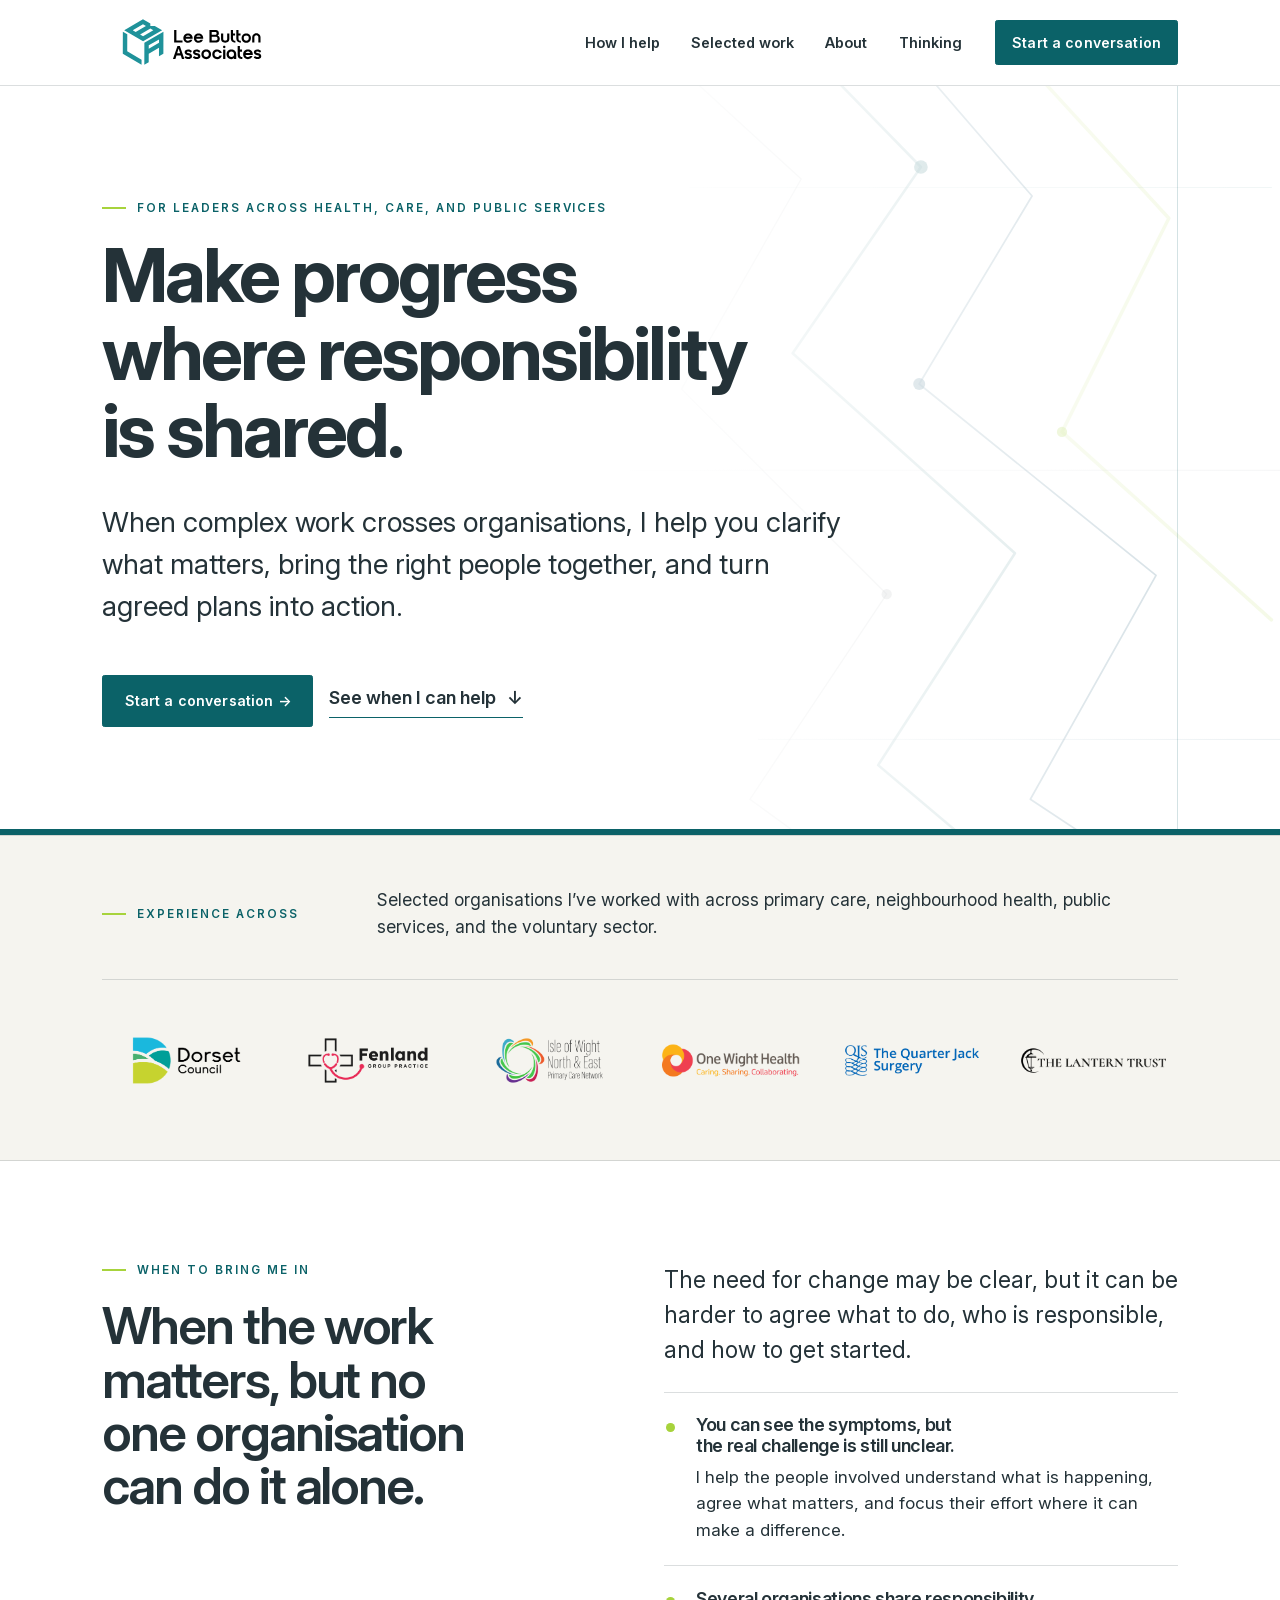
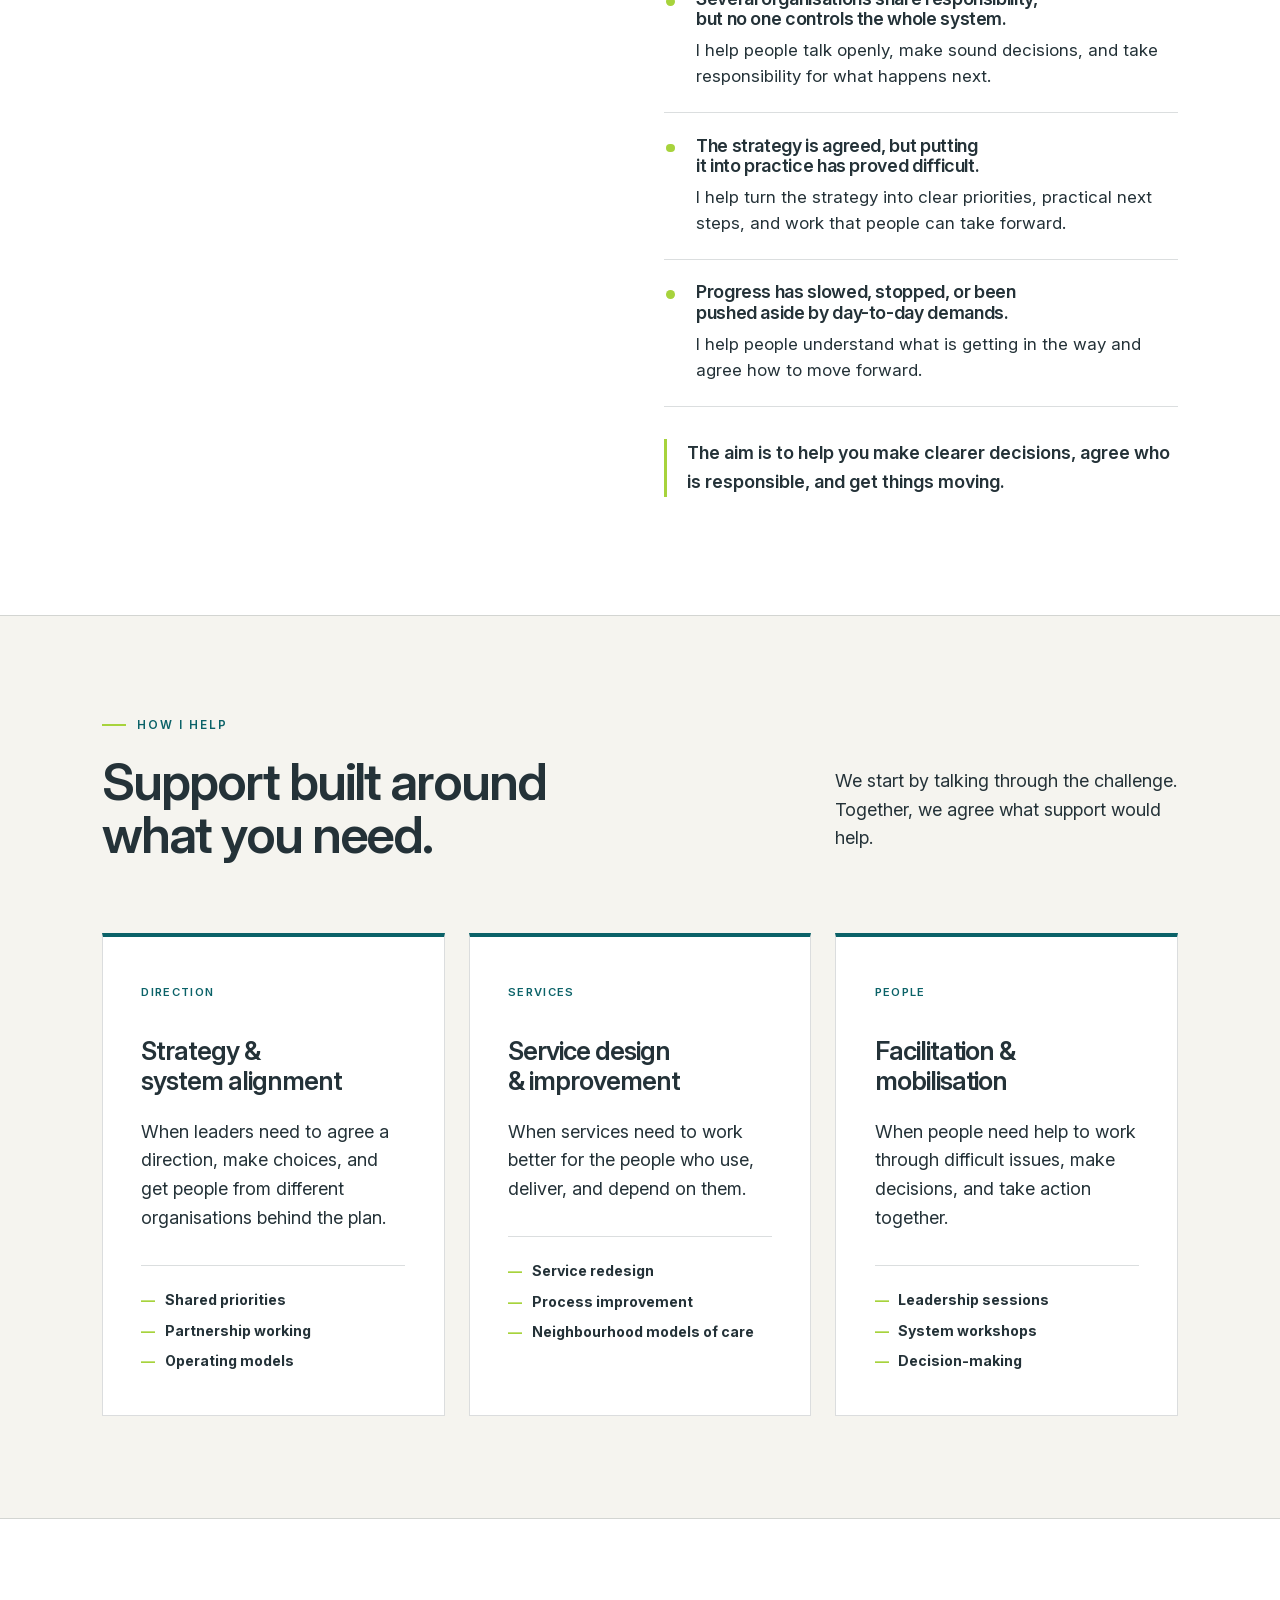
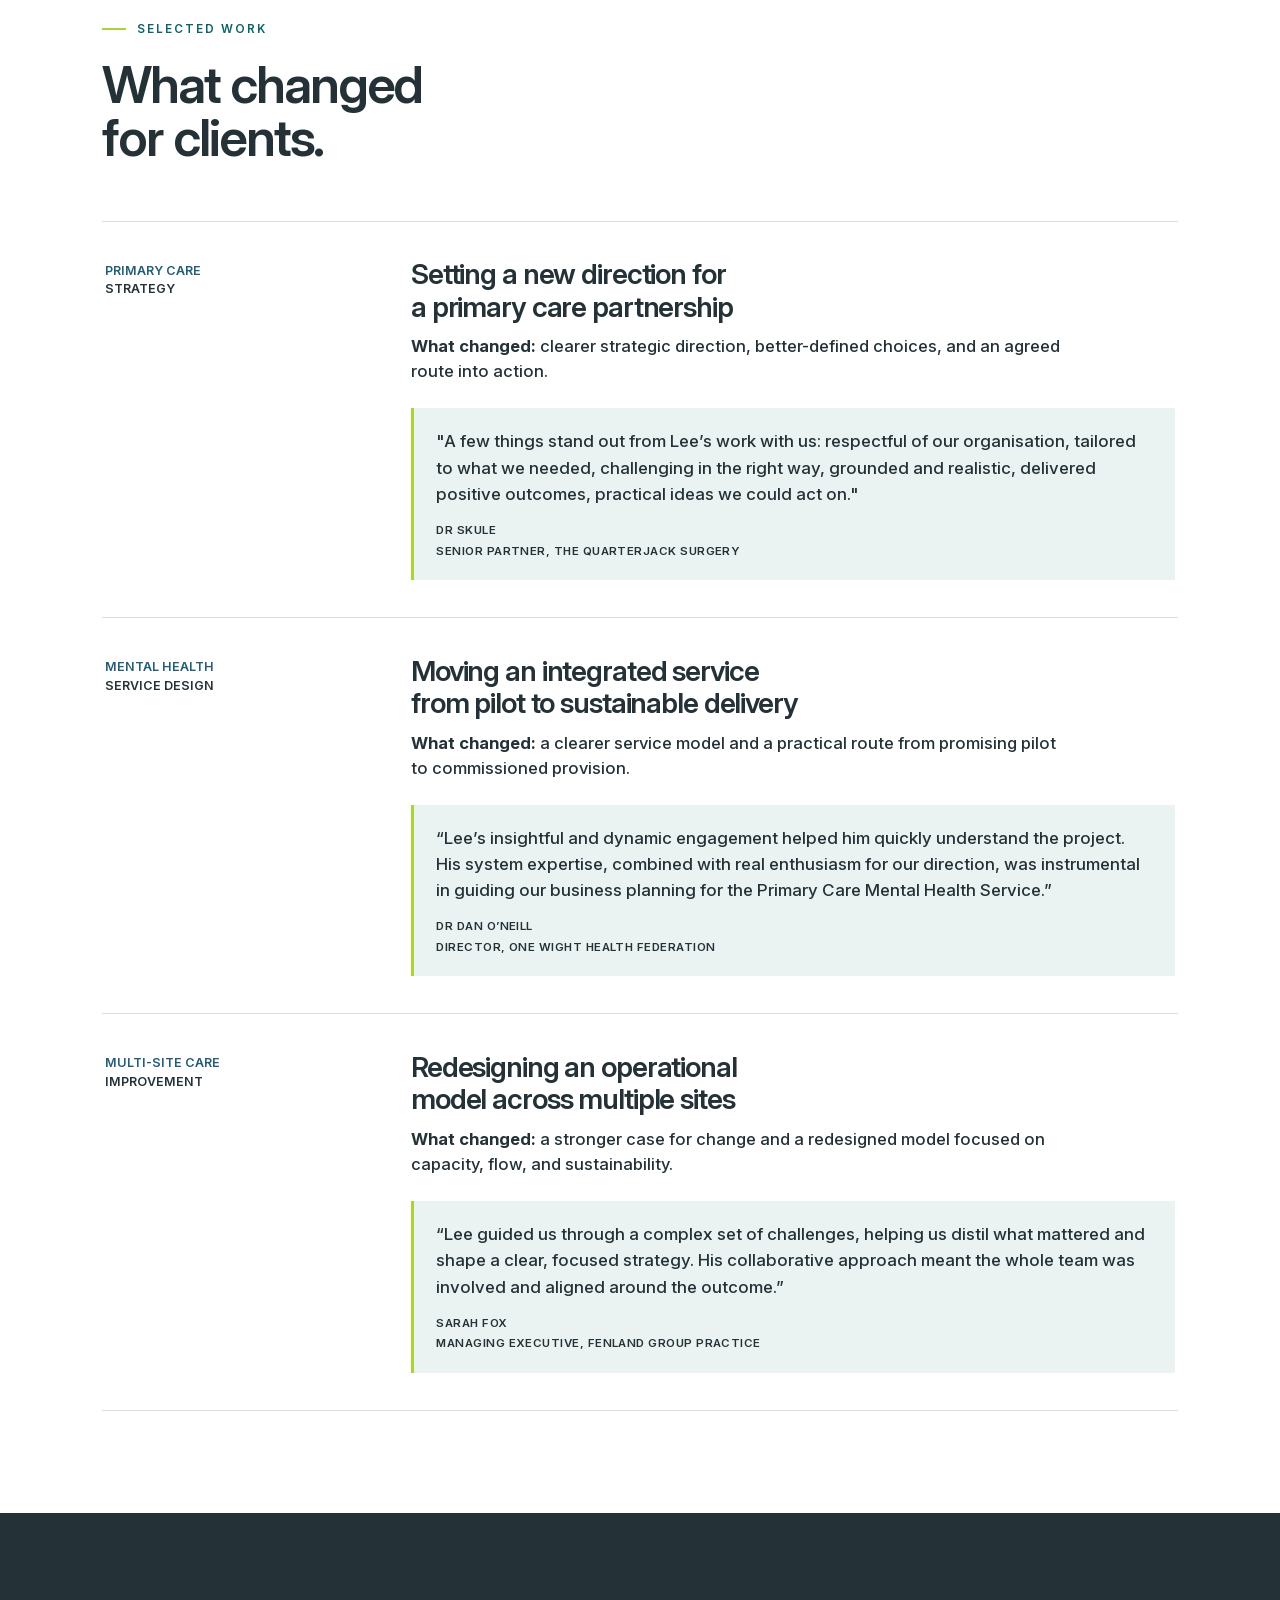
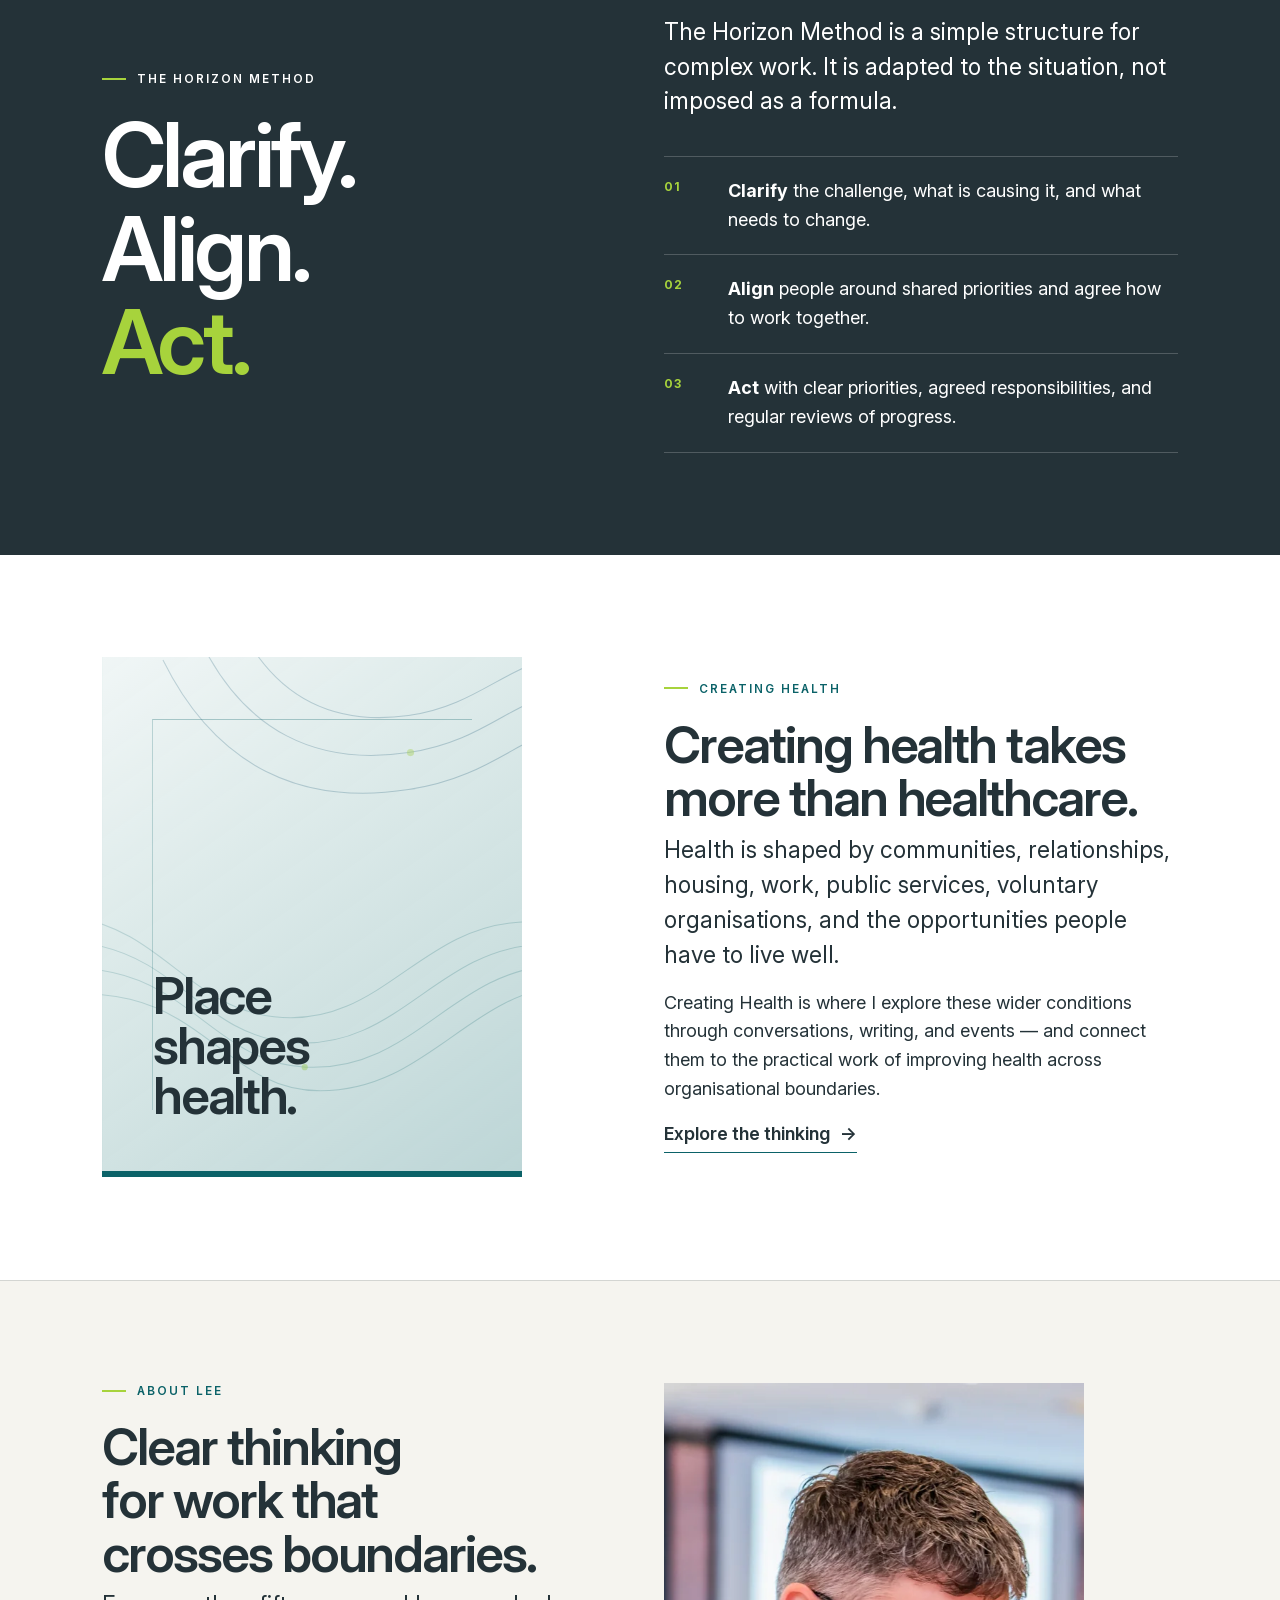
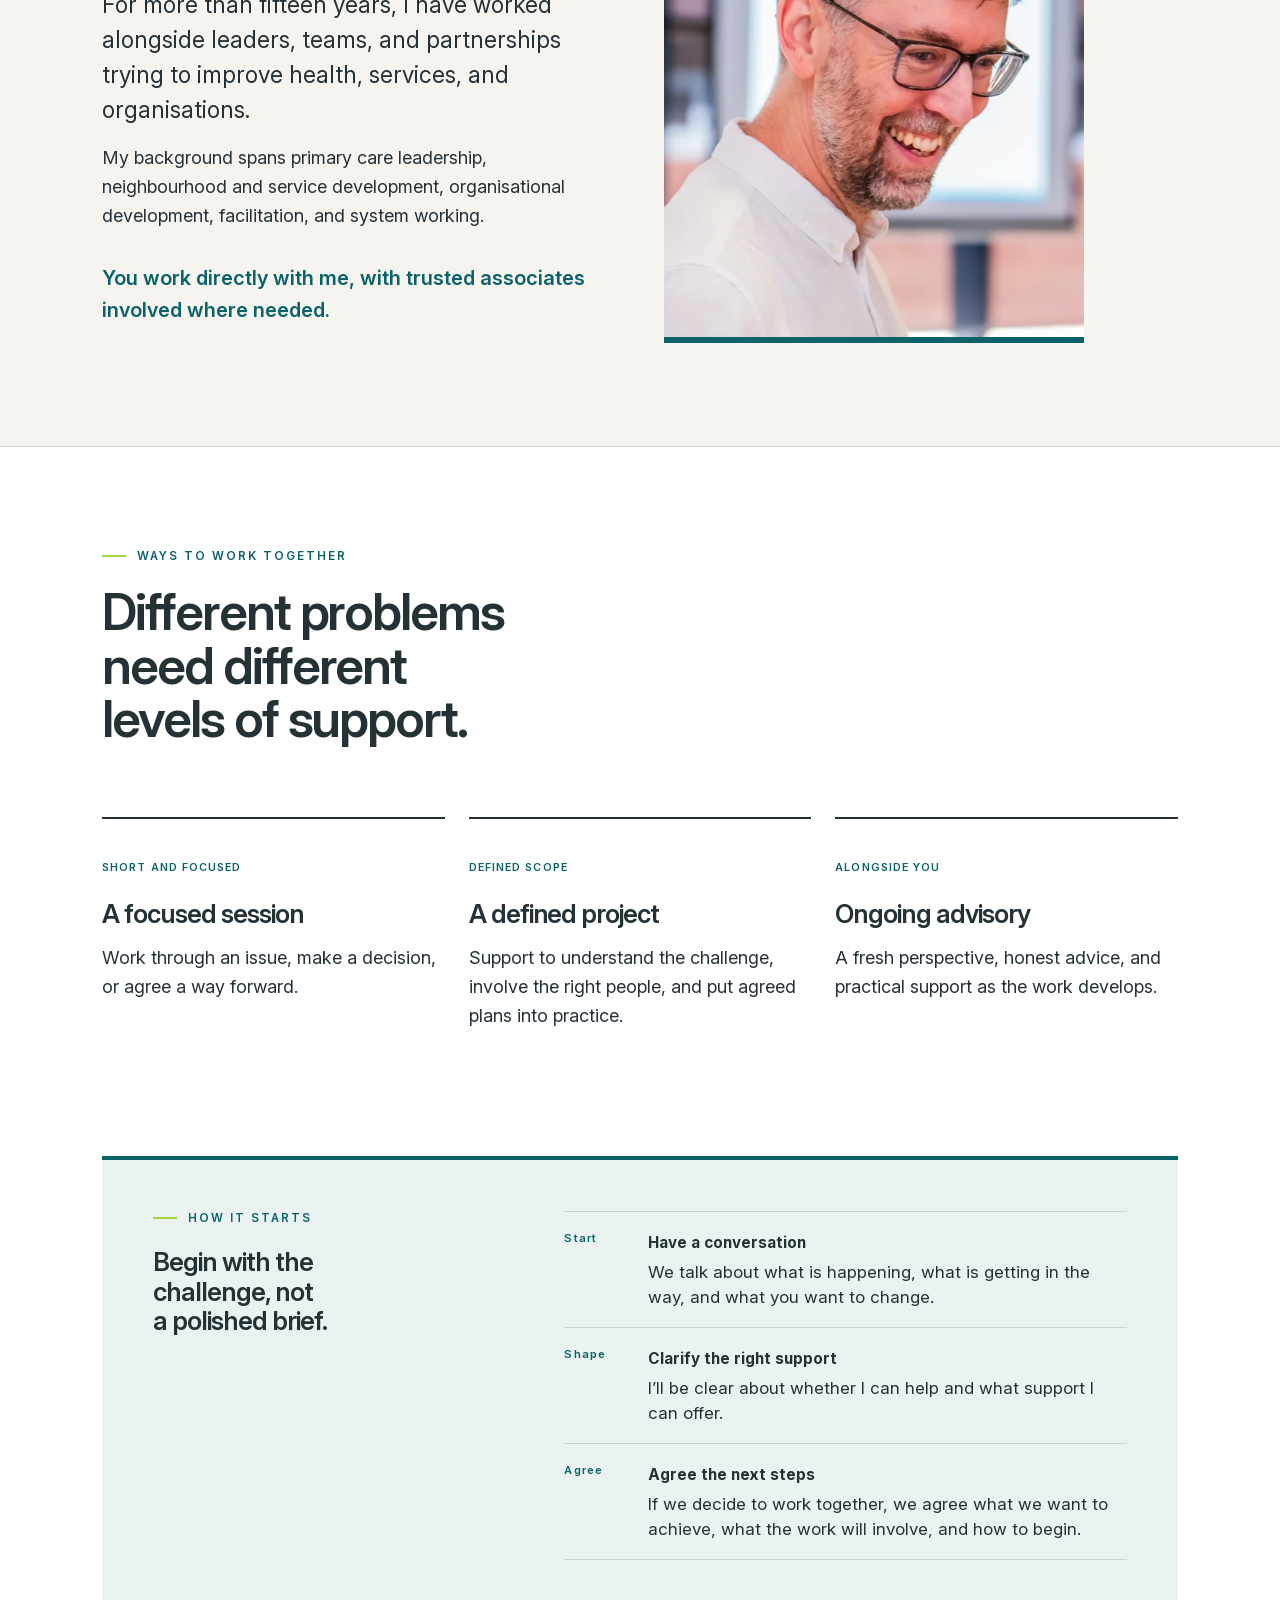
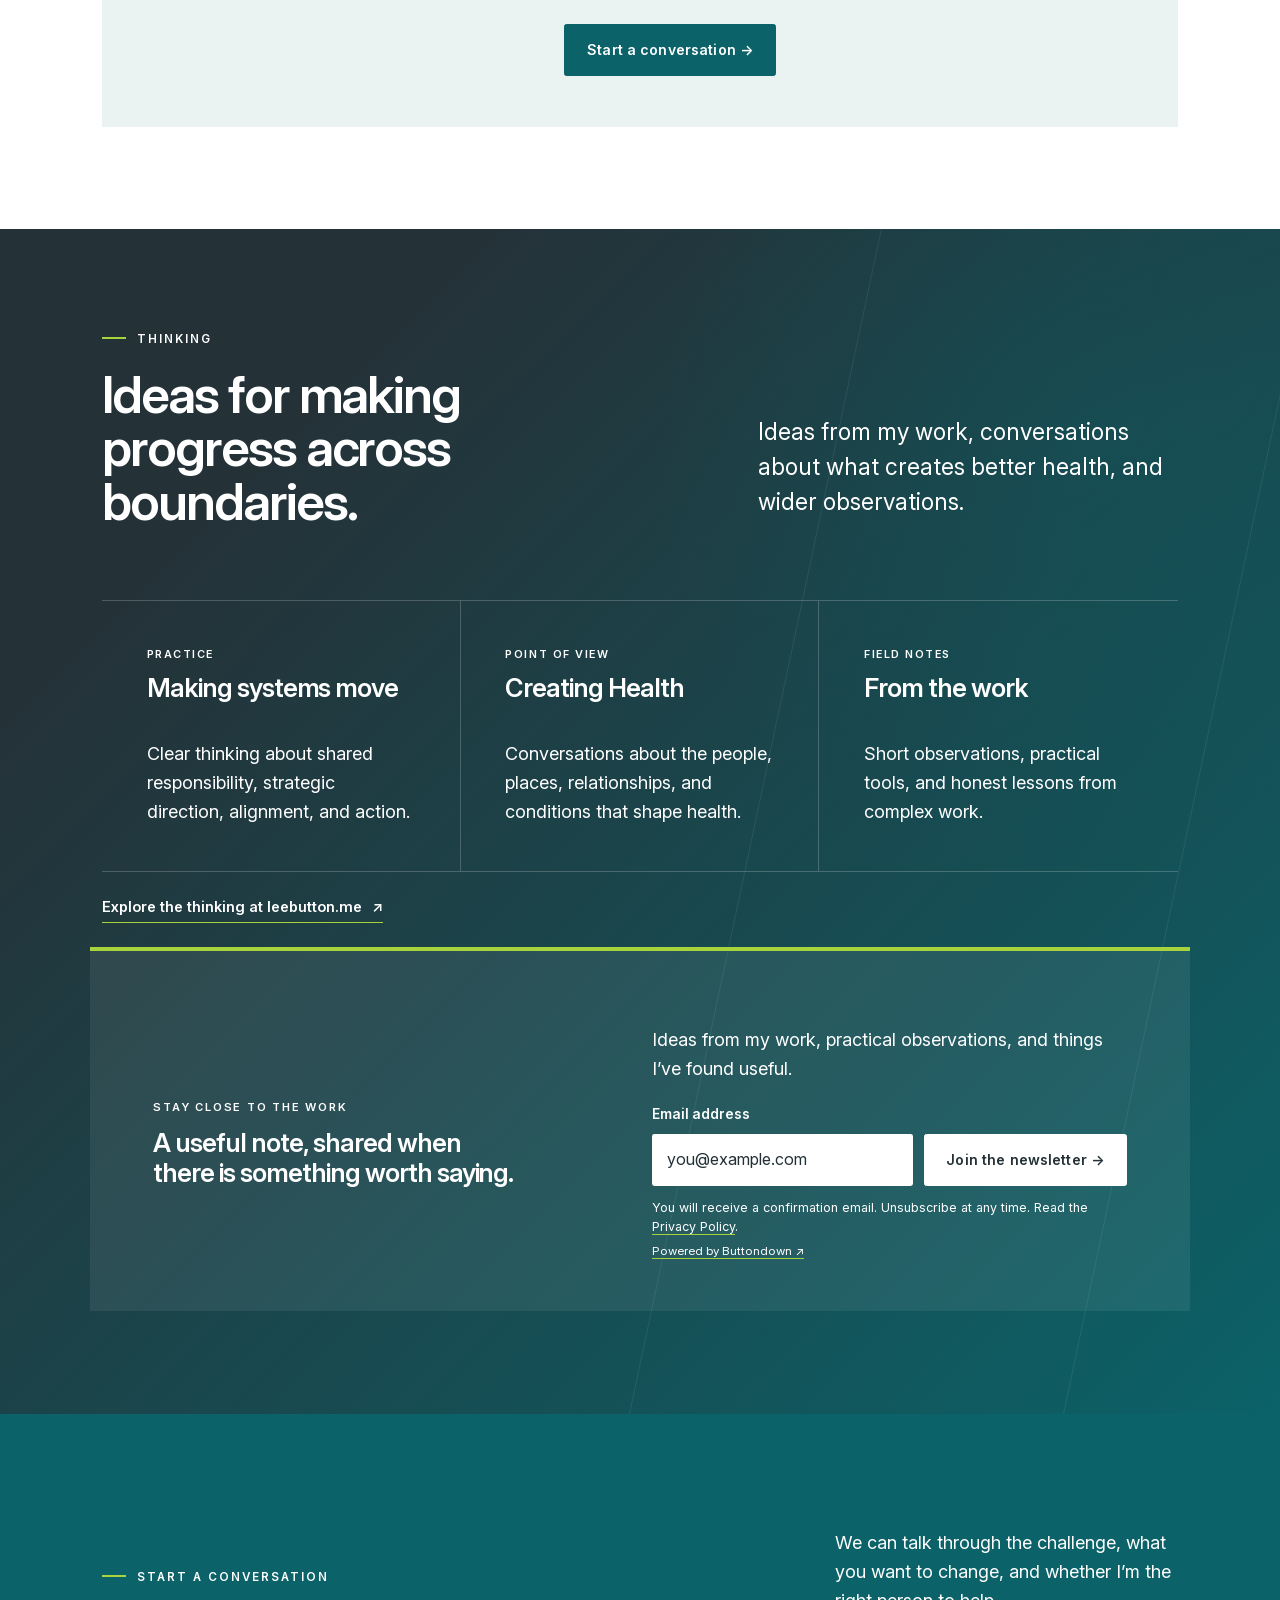
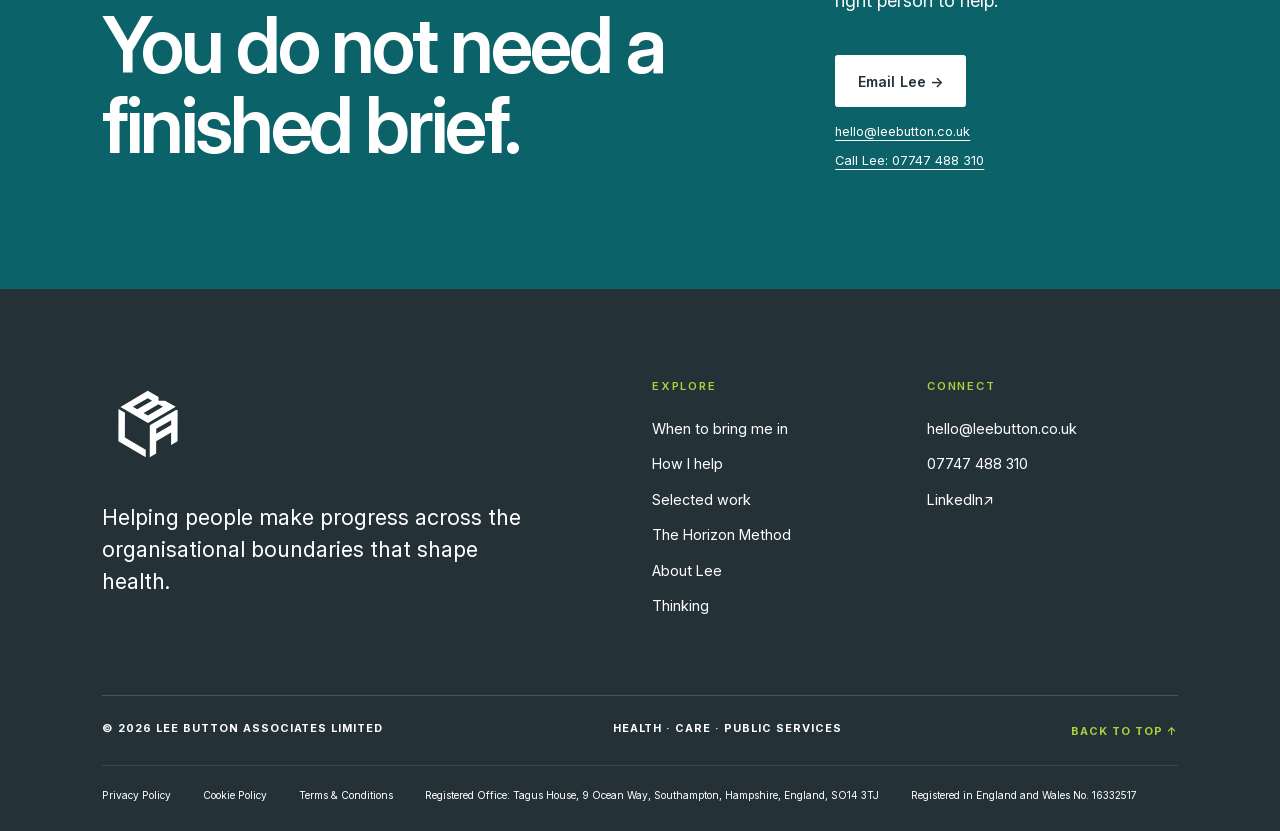
<file: index.html>
<!doctype html>
<html lang="en-GB">
<head>
  <meta charset="utf-8">
  <meta name="viewport" content="width=device-width, initial-scale=1">
  <meta name="description" content="Helping leaders across health, care, and public services clarify complex challenges, align people and organisations, and turn agreed plans into action.">
  <link rel="canonical" href="https://leebutton.co.uk/">
  <meta property="og:type" content="website">
  <meta property="og:locale" content="en_GB">
  <meta property="og:site_name" content="Lee Button Associates">
  <meta property="og:url" content="https://leebutton.co.uk/">
  <meta property="og:title" content="Lee Button Associates — Make progress where responsibility is shared">
  <meta property="og:description" content="Clear direction and practical action for complex work shared across organisations.">
  <meta property="og:image" content="https://leebutton.co.uk/assets/og.png">
  <meta property="og:image:width" content="1200">
  <meta property="og:image:height" content="630">
  <meta property="og:image:alt" content="Lee Button Associates — Make progress where responsibility is shared">
  <meta name="twitter:card" content="summary_large_image">
  <meta name="twitter:title" content="Lee Button Associates — Make progress where responsibility is shared">
  <meta name="twitter:description" content="Clear direction and practical action for complex work shared across organisations.">
  <meta name="twitter:image" content="https://leebutton.co.uk/assets/og.png">
  <meta name="twitter:image:alt" content="Lee Button Associates — Make progress where responsibility is shared">
  <title>Lee Button Associates | Strategy, Service Design, &amp; Facilitation</title>
  <link rel="icon" href="/favicon.ico" sizes="16x16 32x32 48x48">
  <link rel="icon" href="/assets/lee-button-logomark-blue.svg" type="image/svg+xml">
  <link rel="apple-touch-icon" href="/assets/apple-touch-icon.png" sizes="180x180">
  <link href="assets/vendor/bootstrap/5.3.8/bootstrap.min.css" rel="stylesheet">
  <link rel="stylesheet" href="css/site.css?v=20260930-thinking">
  <script type="application/ld+json">
    {
      "@context": "https://schema.org",
      "@graph": [
        {
          "@type": "WebSite",
          "@id": "https://leebutton.co.uk/#website",
          "url": "https://leebutton.co.uk/",
          "name": "Lee Button Associates",
          "publisher": { "@id": "https://leebutton.co.uk/#organisation" }
        },
        {
          "@type": "Organization",
          "@id": "https://leebutton.co.uk/#organisation",
          "name": "Lee Button Associates",
          "legalName": "Lee Button Associates Limited",
          "url": "https://leebutton.co.uk/",
          "logo": "https://leebutton.co.uk/assets/lee-button-associates-logo.svg",
          "email": "hello@leebutton.co.uk",
          "telephone": "+447747488310",
          "founder": { "@id": "https://leebutton.co.uk/#lee-button" },
          "address": {
            "@type": "PostalAddress",
            "streetAddress": "Tagus House, 9 Ocean Way",
            "addressLocality": "Southampton",
            "addressRegion": "Hampshire",
            "postalCode": "SO14 3TJ",
            "addressCountry": "GB"
          }
        },
        {
          "@type": "Person",
          "@id": "https://leebutton.co.uk/#lee-button",
          "name": "Lee Button",
          "sameAs": ["https://www.linkedin.com/in/lbutton/"]
        }
      ]
    }
  </script>
</head>
<body class="version-b">
  <a class="skip-link" href="#main">Skip to content</a>
  <header class="site-header sticky-top">
    <nav class="navbar navbar-expand-lg" aria-label="Main navigation">
      <div class="container-xl">
        <a class="navbar-brand" href="#top" aria-label="Lee Button Associates home">
          <img src="assets/lee-button-associates-logo.svg" alt="Lee Button Associates">
        </a>
        <button class="navbar-toggler" type="button" data-bs-toggle="collapse" data-bs-target="#siteNav" aria-controls="siteNav" aria-expanded="false" aria-label="Open navigation">
          <span class="navbar-toggler-icon"></span>
        </button>
        <div class="collapse navbar-collapse" id="siteNav">
          <ul class="navbar-nav ms-auto align-items-lg-center gap-lg-1">
            <li class="nav-item"><a class="nav-link" href="#work">How I help</a></li>
            <li class="nav-item"><a class="nav-link" href="#evidence">Selected work</a></li>
            <li class="nav-item"><a class="nav-link" href="#about">About</a></li>
            <li class="nav-item"><a class="nav-link" href="#thinking">Thinking</a></li>
            <li class="nav-item ms-lg-3"><a class="btn btn-primary btn-sm" href="#contact">Start a conversation</a></li>
          </ul>
        </div>
      </div>
    </nav>
  </header>

  <main id="main" tabindex="-1">
    <section class="hero" id="top">
      <div class="container-xl">
        <div class="row">
          <div class="col-lg-10">
            <p class="eyebrow">For leaders across health, care, and public services</p>
            <h1>Make progress where responsibility is shared.</h1>
            <p class="hero-lead">When complex work crosses organisations, I help you clarify what matters, bring the right people together, and turn agreed plans into action.</p>
            <div class="d-flex flex-wrap gap-3 align-items-center mt-4 mt-lg-5">
              <a class="btn btn-primary" href="#contact">Start a conversation <span aria-hidden="true">→</span></a>
              <a class="text-link" href="#challenges">See when I can help <span aria-hidden="true">↓</span></a>
            </div>
          </div>
        </div>
      </div>
    </section>

    <section class="trust-strip" aria-labelledby="experience-heading">
      <div class="container-xl">
        <div class="row align-items-center gy-3">
          <div class="col-lg-3"><h2 class="eyebrow mb-0" id="experience-heading">Experience across</h2></div>
          <div class="col-lg-9">
            <p class="trust-context">Selected organisations I’ve worked with across primary care, neighbourhood health, public services, and the voluntary sector.</p>
          </div>
        </div>
        <ul class="client-logo-grid" aria-label="Selected organisations">
          <li><img src="assets/clients/Dorset-Council.svg" width="901" height="300" loading="lazy" decoding="async" alt="Dorset Council"></li>
          <li><img src="assets/clients/Fenland-Group-Practice.svg" width="901" height="300" loading="lazy" decoding="async" alt="Fenland Group Practice"></li>
          <li><img src="assets/clients/Isle-of-Wight-North-and-East-PCN.svg" width="901" height="300" loading="lazy" decoding="async" alt="Isle of Wight North &amp; East Primary Care Network"></li>
          <li><img src="assets/clients/One-Wight-Health.svg" width="901" height="300" loading="lazy" decoding="async" alt="One Wight Health"></li>
          <li><img src="assets/clients/Quarter-Jack-Surgery.svg" width="901" height="300" loading="lazy" decoding="async" alt="The Quarter Jack Surgery"></li>
          <li><img src="assets/clients/The-Lantern-Trust.svg" width="901" height="300" loading="lazy" decoding="async" alt="The Lantern Trust"></li>
        </ul>
      </div>
    </section>

    <section class="section section-intro" id="challenges">
      <div class="container-xl">
        <div class="row g-5">
          <div class="col-lg-5">
            <p class="eyebrow">When to bring me in</p>
            <h2>When the work matters, but no one organisation can do it alone.</h2>
          </div>
          <div class="col-lg-6 offset-lg-1">
            <p class="lead-copy">The need for change may be clear, but it can be harder to agree what to do, who is responsible, and how to get started.</p>
            <ul class="challenge-list mt-4">
              <li><h3>You can see the symptoms, but the real challenge is still unclear.</h3><p>I help the people involved understand what is happening, agree what matters, and focus their effort where it can make a difference.</p></li>
              <li><h3>Several organisations share responsibility, but no one controls the whole system.</h3><p>I help people talk openly, make sound decisions, and take responsibility for what happens next.</p></li>
              <li><h3>The strategy is agreed, but putting it into practice has proved difficult.</h3><p>I help turn the strategy into clear priorities, practical next steps, and work that people can take forward.</p></li>
              <li><h3>Progress has slowed, stopped, or been pushed aside by day-to-day demands.</h3><p>I help people understand what is getting in the way and agree how to move forward.</p></li>
            </ul>
            <p class="closing-line">The aim is to help you make clearer decisions, agree who is responsible, and get things moving.</p>
          </div>
        </div>
      </div>
    </section>

    <section class="section surface-soft" id="work">
      <div class="container-xl">
        <div class="section-heading row align-items-end gy-3">
          <div class="col-lg-7"><p class="eyebrow">How I help</p><h2>Support built around what you need.</h2></div>
          <div class="col-lg-4 offset-lg-1"><p>We start by talking through the challenge. Together, we agree what support would help.</p></div>
        </div>
        <div class="row g-4 mt-2">
          <div class="col-lg-4"><article class="service-card"><span class="card-kicker">Direction</span><h3>Strategy &amp;<br>system alignment</h3><p>When leaders need to agree a direction, make choices, and get people from different organisations behind the plan.</p><ul><li>Shared priorities</li><li>Partnership working</li><li>Operating models</li></ul></article></div>
          <div class="col-lg-4"><article class="service-card"><span class="card-kicker">Services</span><h3>Service design<br>&amp; improvement</h3><p>When services need to work better for the people who use, deliver, and depend on them.</p><ul><li>Service redesign</li><li>Process improvement</li><li>Neighbourhood models of care</li></ul></article></div>
          <div class="col-lg-4"><article class="service-card"><span class="card-kicker">People</span><h3>Facilitation &amp;<br>mobilisation</h3><p>When people need help to work through difficult issues, make decisions, and take action together.</p><ul><li>Leadership sessions</li><li>System workshops</li><li>Decision-making</li></ul></article></div>
        </div>
      </div>
    </section>

    <section class="section" id="evidence">
      <div class="container-xl">
        <div class="section-heading row"><div class="col-lg-7"><p class="eyebrow">Selected work</p><h2>What changed for clients.</h2></div></div>
        <div class="case-list mt-5">
          <article class="case-row"><div class="case-meta">Primary care<br><span>Strategy</span></div><div><h3>Setting a new direction for a primary care partnership</h3><p class="case-result"><strong>What changed:</strong> clearer strategic direction, better-defined choices, and an agreed route into action.</p><blockquote><p>"A few things stand out from Lee’s work with us: respectful of our organisation, tailored to what we needed, challenging in the right way, grounded and realistic, delivered positive outcomes, practical ideas we could act on."</p><footer>Dr Skule <span>Senior Partner, The Quarterjack Surgery</span></footer></blockquote></div></article>
          <article class="case-row"><div class="case-meta">Mental health<br><span>Service design</span></div><div><h3>Moving an integrated service from pilot to sustainable delivery</h3><p class="case-result"><strong>What changed:</strong> a clearer service model and a practical route from promising pilot to commissioned provision.</p><blockquote><p>“Lee’s insightful and dynamic engagement helped him quickly understand the project. His system expertise, combined with real enthusiasm for our direction, was instrumental in guiding our business planning for the Primary Care Mental Health Service.”</p><footer>Dr Dan O’Neill <span>Director, One Wight Health Federation</span></footer></blockquote></div></article>
          <article class="case-row"><div class="case-meta">Multi-site care<br><span>Improvement</span></div><div><h3>Redesigning an operational model across multiple sites</h3><p class="case-result"><strong>What changed:</strong> a stronger case for change and a redesigned model focused on capacity, flow, and sustainability.</p><blockquote><p>“Lee guided us through a complex set of challenges, helping us distil what mattered and shape a clear, focused strategy. His collaborative approach meant the whole team was involved and aligned around the outcome.”</p><footer>Sarah Fox <span>Managing Executive, Fenland Group Practice</span></footer></blockquote></div></article>
        </div>
      </div>
    </section>

    <section class="section method-section" id="method">
      <div class="container-xl">
        <div class="row g-5 align-items-center">
          <div class="col-lg-5"><p class="eyebrow eyebrow-light">The Horizon Method</p><h2>Clarify.<br>Align.<br><em>Act.</em></h2></div>
          <div class="col-lg-6 offset-lg-1">
            <p class="method-intro">The Horizon Method is a simple structure for complex work. It is adapted to the situation, not imposed as a formula.</p>
            <div class="method-steps">
              <div><b>01</b><span><strong>Clarify</strong> the challenge, what is causing it, and what needs to change.</span></div>
              <div><b>02</b><span><strong>Align</strong> people around shared priorities and agree how to work together.</span></div>
              <div><b>03</b><span><strong>Act</strong> with clear priorities, agreed responsibilities, and regular reviews of progress.</span></div>
            </div>
          </div>
        </div>
      </div>
    </section>

    <section class="section creating-health">
      <div class="container-xl">
        <div class="row g-5 align-items-center">
          <div class="col-lg-5"><div class="visual-panel contour-panel" ><span>Place shapes health.</span></div></div>
          <div class="col-lg-6 offset-lg-1"><p class="eyebrow">Creating Health</p><h2>Creating health takes more than healthcare.</h2><p class="lead-copy">Health is shaped by communities, relationships, housing, work, public services, voluntary organisations, and the opportunities people have to live well.</p><p>Creating Health is where I explore these wider conditions through conversations, writing, and events — and connect them to the practical work of improving health across organisational boundaries.</p><a class="text-link" href="#thinking">Explore the thinking <span aria-hidden="true">→</span></a></div>
        </div>
      </div>
    </section>

    <section class="section surface-soft" id="about">
      <div class="container-xl">
        <div class="row g-5 align-items-center">
          <div class="col-lg-5 order-2 order-lg-2"><img class="portrait-image" src="assets/lee-button-profile-1080.webp" srcset="assets/lee-button-profile-640.webp 640w, assets/lee-button-profile-1080.webp 1080w, assets/lee-button-profile-1600.webp 1600w, assets/lee-button-profile-2048.webp 2048w" sizes="(min-width: 992px) 770px, (min-width: 768px) max(770px, 95vw), max(520px, calc(100vw - 32px))" alt="Lee Button smiling" width="2776" height="2000" loading="lazy" decoding="async"></div>
          <div class="col-lg-6 order-1 order-lg-1"><p class="eyebrow">About Lee</p><h2>Clear thinking for work that crosses boundaries.</h2><p class="lead-copy">For more than fifteen years, I have worked alongside leaders, teams, and partnerships trying to improve health, services, and organisations.</p><p>My background spans primary care leadership, neighbourhood and service development, organisational development, facilitation, and system working.</p><p class="pull-quote">You work directly with me, with trusted associates involved where needed.</p></div>
        </div>
      </div>
    </section>

    <section class="section engage-section" id="engage">
      <div class="container-xl">
        <div class="section-heading row"><div class="col-lg-7"><p class="eyebrow">Ways to work together</p><h2>Different problems need different levels of support.</h2></div></div>
        <div class="row g-4 mt-2">
          <div class="col-md-4"><div class="engage-card"><span>Short and focused</span><h3>A focused session</h3><p>Work through an issue, make a decision, or agree a way forward.</p></div></div>
          <div class="col-md-4"><div class="engage-card"><span>Defined scope</span><h3>A defined project</h3><p>Support to understand the challenge, involve the right people, and put agreed plans into practice.</p></div></div>
          <div class="col-md-4"><div class="engage-card"><span>Alongside you</span><h3>Ongoing advisory</h3><p>A fresh perspective, honest advice, and practical support as the work develops.</p></div></div>
        </div>
        <div class="conversation-plan">
          <div><p class="eyebrow">How it starts</p><h3>Begin with the challenge, not a polished brief.</h3></div>
          <ol>
            <li><span>Start</span><div><strong>Have a conversation</strong><p>We talk about what is happening, what is getting in the way, and what you want to change.</p></div></li>
            <li><span>Shape</span><div><strong>Clarify the right support</strong><p>I’ll be clear about whether I can help and what support I can offer.</p></div></li>
            <li><span>Agree</span><div><strong>Agree the next steps</strong><p>If we decide to work together, we agree what we want to achieve, what the work will involve, and how to begin.</p></div></li>
          </ol>
          <a class="btn btn-primary" href="#contact">Start a conversation <span aria-hidden="true">→</span></a>
        </div>
      </div>
    </section>

    <section class="section thinking-section" id="thinking">
      <div class="container-xl">
        <div class="row g-5 align-items-end thinking-intro">
          <div class="col-lg-6"><p class="eyebrow">Thinking</p><h2>Ideas for making progress across boundaries.</h2></div>
          <div class="col-lg-5 offset-lg-1"><p class="lead-copy">Ideas from my work, conversations about what creates better health, and wider observations.</p></div>
        </div>
        <div class="thinking-grid">
          <article><p class="thinking-type">Practice</p><h3>Making systems move</h3><p>Clear thinking about shared responsibility, strategic direction, alignment, and action.</p></article>
          <article><p class="thinking-type">Point of view</p><h3>Creating Health</h3><p>Conversations about the people, places, relationships, and conditions that shape health.</p></article>
          <article><p class="thinking-type">Field notes</p><h3>From the work</h3><p>Short observations, practical tools, and honest lessons from complex work.</p></article>
        </div>
        <p class="thinking-link"><a class="text-link" href="https://leebutton.me/">Explore the thinking at leebutton.me <span aria-hidden="true">↗</span></a></p>
        <div class="thinking-signup row align-items-center gy-4">
          <div class="col-lg-6">
            <p class="footer-label">Stay close to the work</p>
            <h3>A useful note, shared when there is something worth saying.</h3>
          </div>
          <div class="col-lg-6">
            <p>Ideas from my work, practical observations, and things I’ve found useful.</p>
            <form action="https://buttondown.com/api/emails/embed-subscribe/lba" method="post" class="embeddable-buttondown-form newsletter-form" aria-label="Newsletter sign-up">
              <label for="bd-email">Email address</label>
              <div class="newsletter-form-controls">
                <input type="email" name="email" id="bd-email" autocomplete="email" inputmode="email" placeholder="you@example.com" aria-describedby="newsletter-privacy" required>
                <button class="btn btn-light" type="submit">Join the newsletter <span aria-hidden="true">→</span></button>
              </div>
              <p class="newsletter-privacy" id="newsletter-privacy">You will receive a confirmation email. Unsubscribe at any time. Read the <a href="privacy-policy/">Privacy Policy</a>.</p>
              <p class="newsletter-provider"><a href="https://buttondown.com/refer/lba" target="_blank" rel="noopener noreferrer">Powered by Buttondown <span aria-hidden="true">↗</span></a></p>
            </form>
          </div>
        </div>
      </div>
    </section>

    <section class="final-cta" id="contact">
      <div class="container-xl"><div class="row align-items-end gy-5"><div class="col-lg-8"><p class="eyebrow eyebrow-light">Start a conversation</p><h2>You do not need a<br>finished brief.</h2></div><div class="col-lg-4"><p>We can talk through the challenge, what you want to change, and whether I’m the right person to help.</p><a class="btn btn-light" href="mailto:hello@leebutton.co.uk?subject=Let%27s%20talk%20about%20a%20challenge">Email Lee <span aria-hidden="true">→</span></a><div class="contact-options"><a class="contact-address" href="mailto:hello@leebutton.co.uk">hello@leebutton.co.uk</a><a class="contact-address" href="tel:+447747488310">Call Lee: 07747 488 310</a></div></div></div></div>
    </section>
  </main>

  <footer class="site-footer">
    <div class="container-xl">
      <div class="footer-main row gy-5">
        <div class="col-lg-5">
          <img class="footer-logo" src="assets/lee-button-logomark-white.svg" alt="Lee Button Associates">
          <p class="footer-statement">Helping people make progress across the organisational boundaries that shape health.</p>
        </div>
        <div class="col-6 col-lg-2 offset-lg-1">
          <p class="footer-label">Explore</p>
          <nav class="footer-links" aria-label="Footer navigation">
            <a href="#challenges">When to bring me in</a>
            <a href="#work">How I help</a>
            <a href="#evidence">Selected work</a>
            <a href="#method">The Horizon Method</a>
            <a href="#about">About Lee</a>
            <a href="#thinking">Thinking</a>
          </nav>
        </div>
        <div class="col-6 col-lg-3 offset-lg-1">
          <p class="footer-label">Connect</p>
          <div class="footer-links">
            <a href="mailto:hello@leebutton.co.uk">hello@leebutton.co.uk</a>
            <a href="tel:+447747488310">07747 488 310</a>
            <a href="https://www.linkedin.com/in/lbutton/">LinkedIn <span aria-hidden="true">↗</span></a>
          </div>
        </div>
      </div>
      <div class="footer-bottom d-flex flex-column flex-md-row justify-content-between gap-3">
        <span>© 2026 Lee Button Associates Limited</span>
        <span>Health · Care · Public services</span>
        <a href="#top">Back to top ↑</a>
      </div>
      <div class="footer-legal">
        <a href="privacy-policy/">Privacy Policy</a>
        <a href="cookie-policy/">Cookie Policy</a>
        <a href="terms-conditions/">Terms &amp; Conditions</a>
        <span>Registered Office: Tagus House, 9 Ocean Way, Southampton, Hampshire, England, SO14 3TJ</span>
        <span>Registered in England and Wales No. 16332517</span>
      </div>
    </div>
  </footer>
  <script src="assets/vendor/bootstrap/5.3.8/bootstrap.bundle.min.js"></script>
  <script>
    const menu = document.querySelector('#siteNav');
    const menuToggle = document.querySelector('.navbar-toggler');
    const navigation = document.querySelector('.navbar');
    const closeMenu = () => {
      const collapse = bootstrap.Collapse.getOrCreateInstance(menu, { toggle: false });
      if (menu.classList.contains('collapsing')) {
        menu.addEventListener('shown.bs.collapse', () => collapse.hide(), { once: true });
      } else {
        collapse.hide();
      }
    };
    menu.addEventListener('show.bs.collapse', () => menuToggle.setAttribute('aria-label', 'Close navigation'));
    menu.addEventListener('hide.bs.collapse', () => menuToggle.setAttribute('aria-label', 'Open navigation'));
    menu.querySelectorAll('a').forEach((link) => {
      link.addEventListener('click', (event) => {
        if (event.ctrlKey || event.metaKey || event.shiftKey || event.altKey) return;
        event.preventDefault();
        const section = document.querySelector(link.getAttribute('href'));
        const destination = section?.querySelector('h2') || section;
        if (destination) {
          destination.setAttribute('tabindex', '-1');
          history.pushState(null, '', link.getAttribute('href'));
          section.scrollIntoView();
          destination.focus({ preventScroll: true });
        }
        if (window.innerWidth < 992) closeMenu();
      });
    });
    navigation.addEventListener('keydown', (event) => {
      if (event.key !== 'Escape' || window.innerWidth >= 992 ||
          menuToggle.getAttribute('aria-expanded') !== 'true') return;
      event.preventDefault();
      closeMenu();
      menuToggle.focus();
    });
  </script>
</body>
</html>
</file>
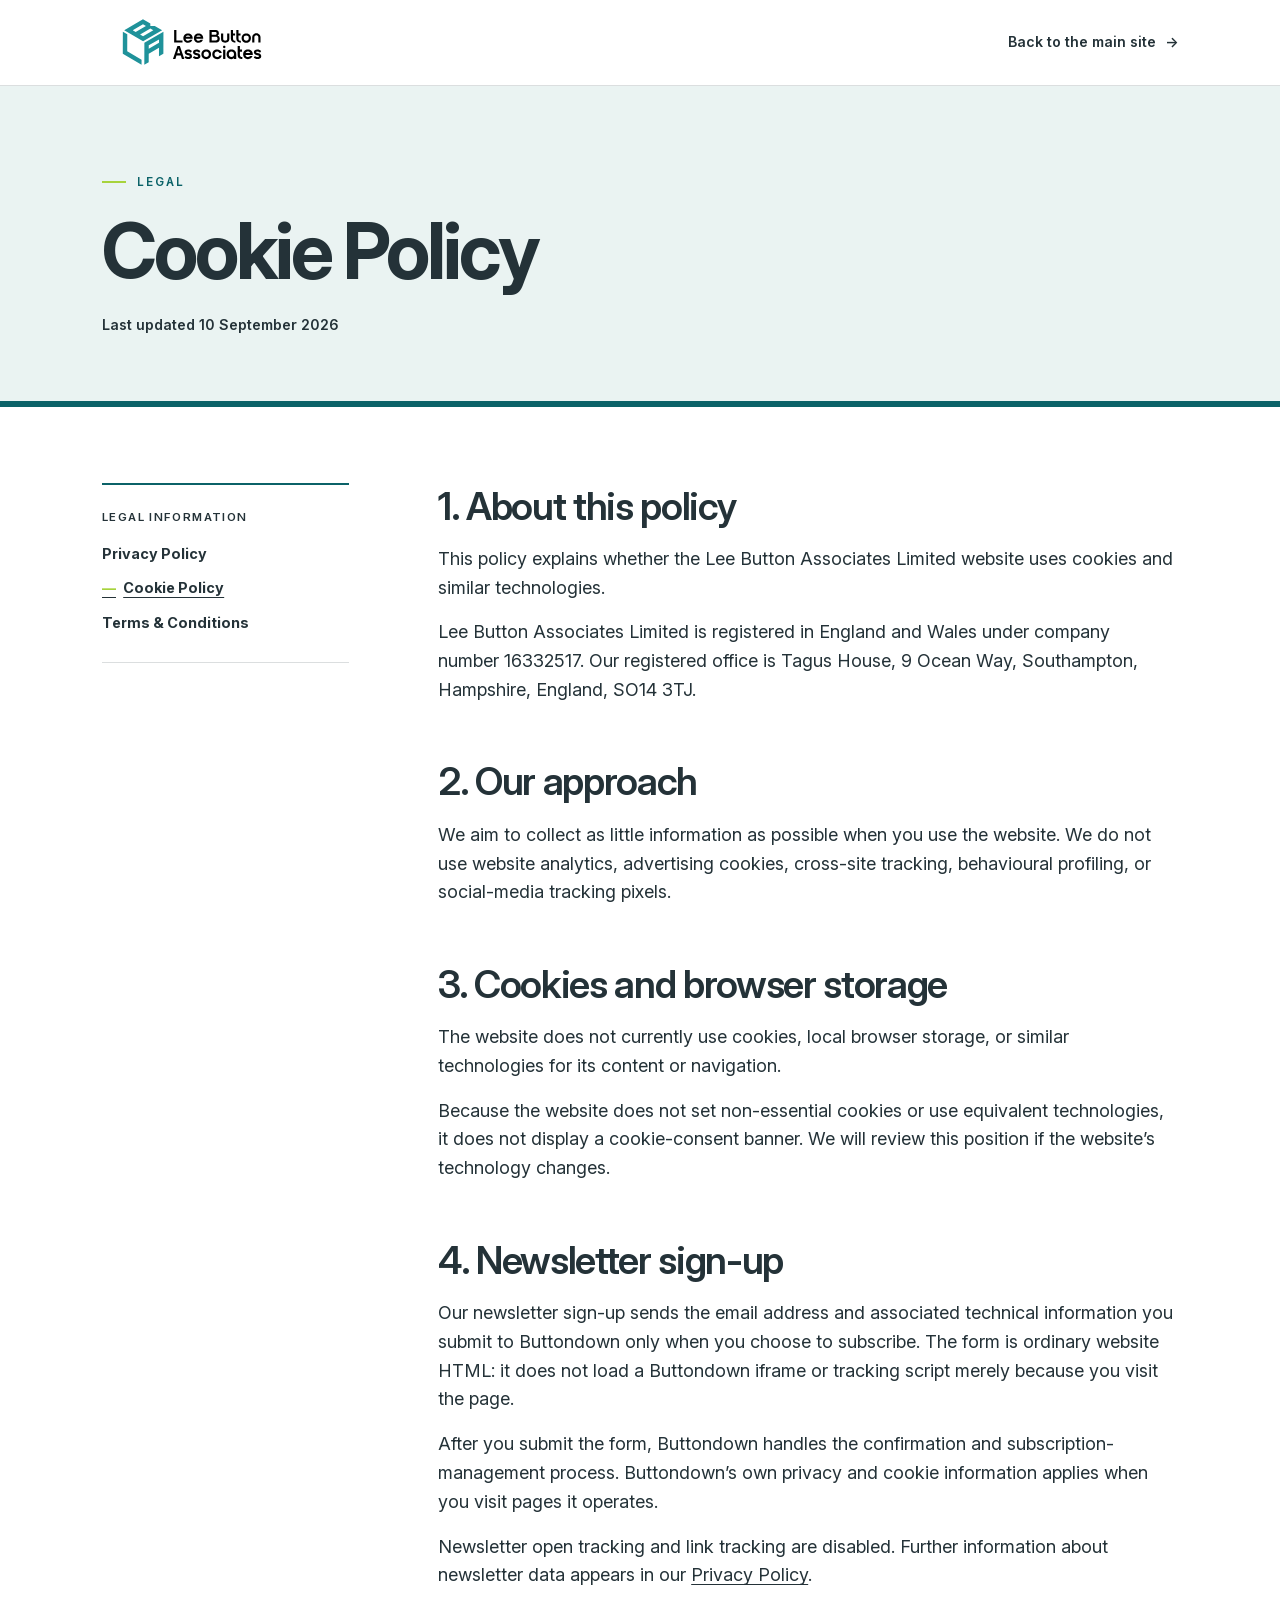
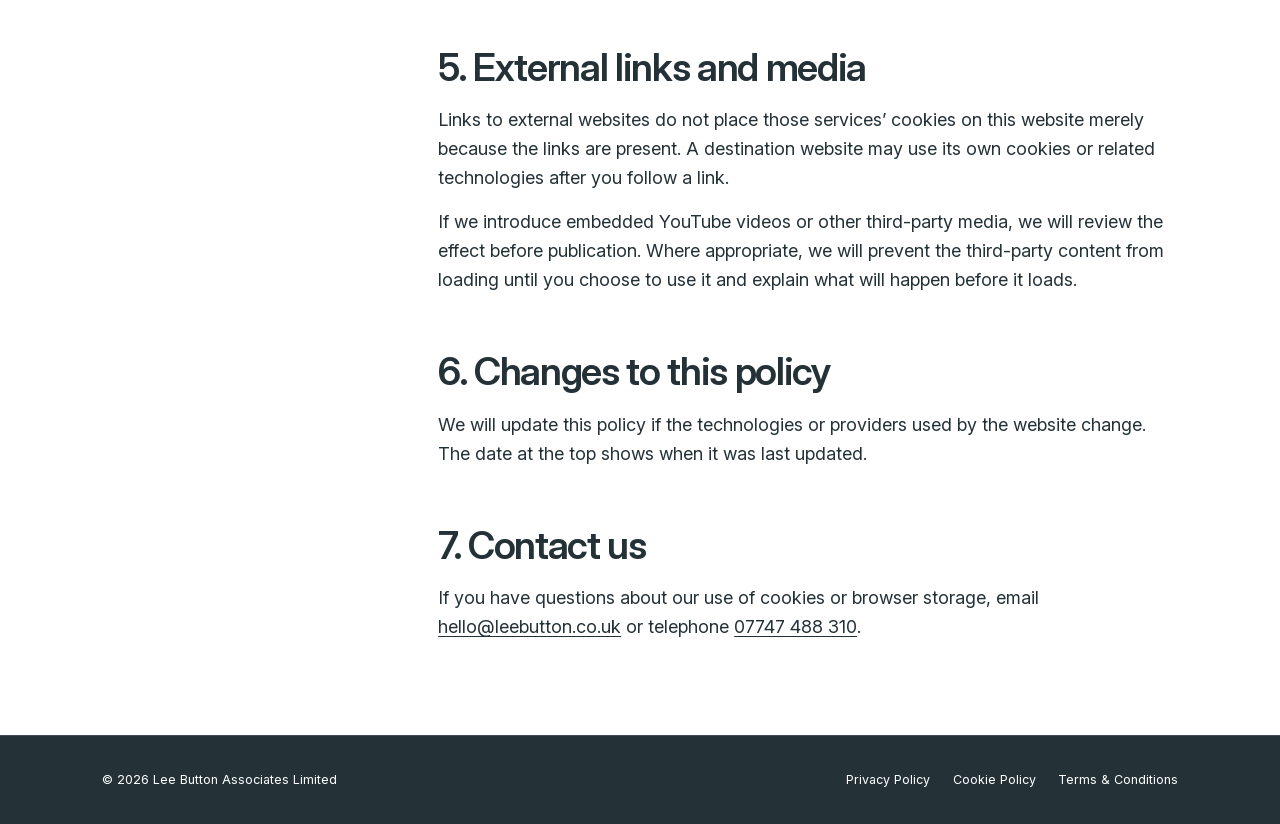
<file: cookie-policy/index.html>
<!doctype html>
<html lang="en-GB">
<head>
  <meta charset="utf-8">
  <meta name="viewport" content="width=device-width, initial-scale=1">
  <meta name="description" content="How the Lee Button Associates Limited website uses cookies and similar technologies.">
  <link rel="canonical" href="https://leebutton.co.uk/cookie-policy/">
  <meta name="robots" content="index, follow">
  <title>Cookie Policy | Lee Button Associates</title>
  <link rel="icon" href="/favicon.ico" sizes="16x16 32x32 48x48">
  <link rel="icon" href="/assets/lee-button-logomark-blue.svg" type="image/svg+xml">
  <link rel="apple-touch-icon" href="/assets/apple-touch-icon.png" sizes="180x180">
  <link href="../assets/vendor/bootstrap/5.3.8/bootstrap.min.css" rel="stylesheet">
  <link rel="stylesheet" href="../css/site.css?v=20260914-assets">
</head>
<body class="legal-page">
  <a class="skip-link" href="#main">Skip to content</a>
  <header class="legal-header">
    <div class="container-xl legal-header-inner">
      <a class="legal-brand" href="../" aria-label="Lee Button Associates home">
        <img src="../assets/lee-button-associates-logo.svg" alt="Lee Button Associates">
      </a>
      <a class="legal-back" href="../">Back to the main site <span aria-hidden="true">→</span></a>
    </div>
  </header>

  <main id="main" tabindex="-1">
    <section class="legal-hero">
      <div class="container-xl">
        <p class="eyebrow">Legal</p>
        <h1>Cookie Policy</h1>
        <p class="legal-updated">Last updated 10 September 2026</p>
      </div>
    </section>

    <section class="legal-section">
      <div class="container-xl legal-layout">
        <nav class="legal-nav" aria-label="Legal pages">
          <p class="legal-nav-label">Legal information</p>
          <a href="../privacy-policy/">Privacy Policy</a>
          <a href="../cookie-policy/" aria-current="page">Cookie Policy</a>
          <a href="../terms-conditions/">Terms &amp; Conditions</a>
        </nav>

        <article class="legal-prose">
          <h2>1. About this policy</h2>
          <p>This policy explains whether the Lee Button Associates Limited website uses cookies and similar technologies.</p>
          <p>Lee Button Associates Limited is registered in England and Wales under company number 16332517. Our registered office is Tagus House, 9 Ocean Way, Southampton, Hampshire, England, SO14 3TJ.</p>

          <h2>2. Our approach</h2>
          <p>We aim to collect as little information as possible when you use the website. We do not use website analytics, advertising cookies, cross-site tracking, behavioural profiling, or social-media tracking pixels.</p>

          <h2>3. Cookies and browser storage</h2>
          <p>The website does not currently use cookies, local browser storage, or similar technologies for its content or navigation.</p>
          <p>Because the website does not set non-essential cookies or use equivalent technologies, it does not display a cookie-consent banner. We will review this position if the website’s technology changes.</p>

          <h2>4. Newsletter sign-up</h2>
          <p>Our newsletter sign-up sends the email address and associated technical information you submit to Buttondown only when you choose to subscribe. The form is ordinary website HTML: it does not load a Buttondown iframe or tracking script merely because you visit the page.</p>
          <p>After you submit the form, Buttondown handles the confirmation and subscription-management process. Buttondown’s own privacy and cookie information applies when you visit pages it operates.</p>
          <p>Newsletter open tracking and link tracking are disabled. Further information about newsletter data appears in our <a href="../privacy-policy/">Privacy Policy</a>.</p>

          <h2>5. External links and media</h2>
          <p>Links to external websites do not place those services’ cookies on this website merely because the links are present. A destination website may use its own cookies or related technologies after you follow a link.</p>
          <p>If we introduce embedded YouTube videos or other third-party media, we will review the effect before publication. Where appropriate, we will prevent the third-party content from loading until you choose to use it and explain what will happen before it loads.</p>

          <h2>6. Changes to this policy</h2>
          <p>We will update this policy if the technologies or providers used by the website change. The date at the top shows when it was last updated.</p>

          <h2>7. Contact us</h2>
          <p>If you have questions about our use of cookies or browser storage, email <a href="mailto:hello@leebutton.co.uk">hello@leebutton.co.uk</a> or telephone <a href="tel:+447747488310">07747 488 310</a>.</p>
        </article>
      </div>
    </section>
  </main>

  <footer class="legal-footer">
    <div class="container-xl legal-footer-inner">
      <span>© 2026 Lee Button Associates Limited</span>
      <nav class="legal-footer-links" aria-label="Footer legal navigation">
        <a href="../privacy-policy/">Privacy Policy</a>
        <a href="../cookie-policy/" aria-current="page">Cookie Policy</a>
        <a href="../terms-conditions/">Terms &amp; Conditions</a>
      </nav>
    </div>
  </footer>
</body>
</html>
</file>
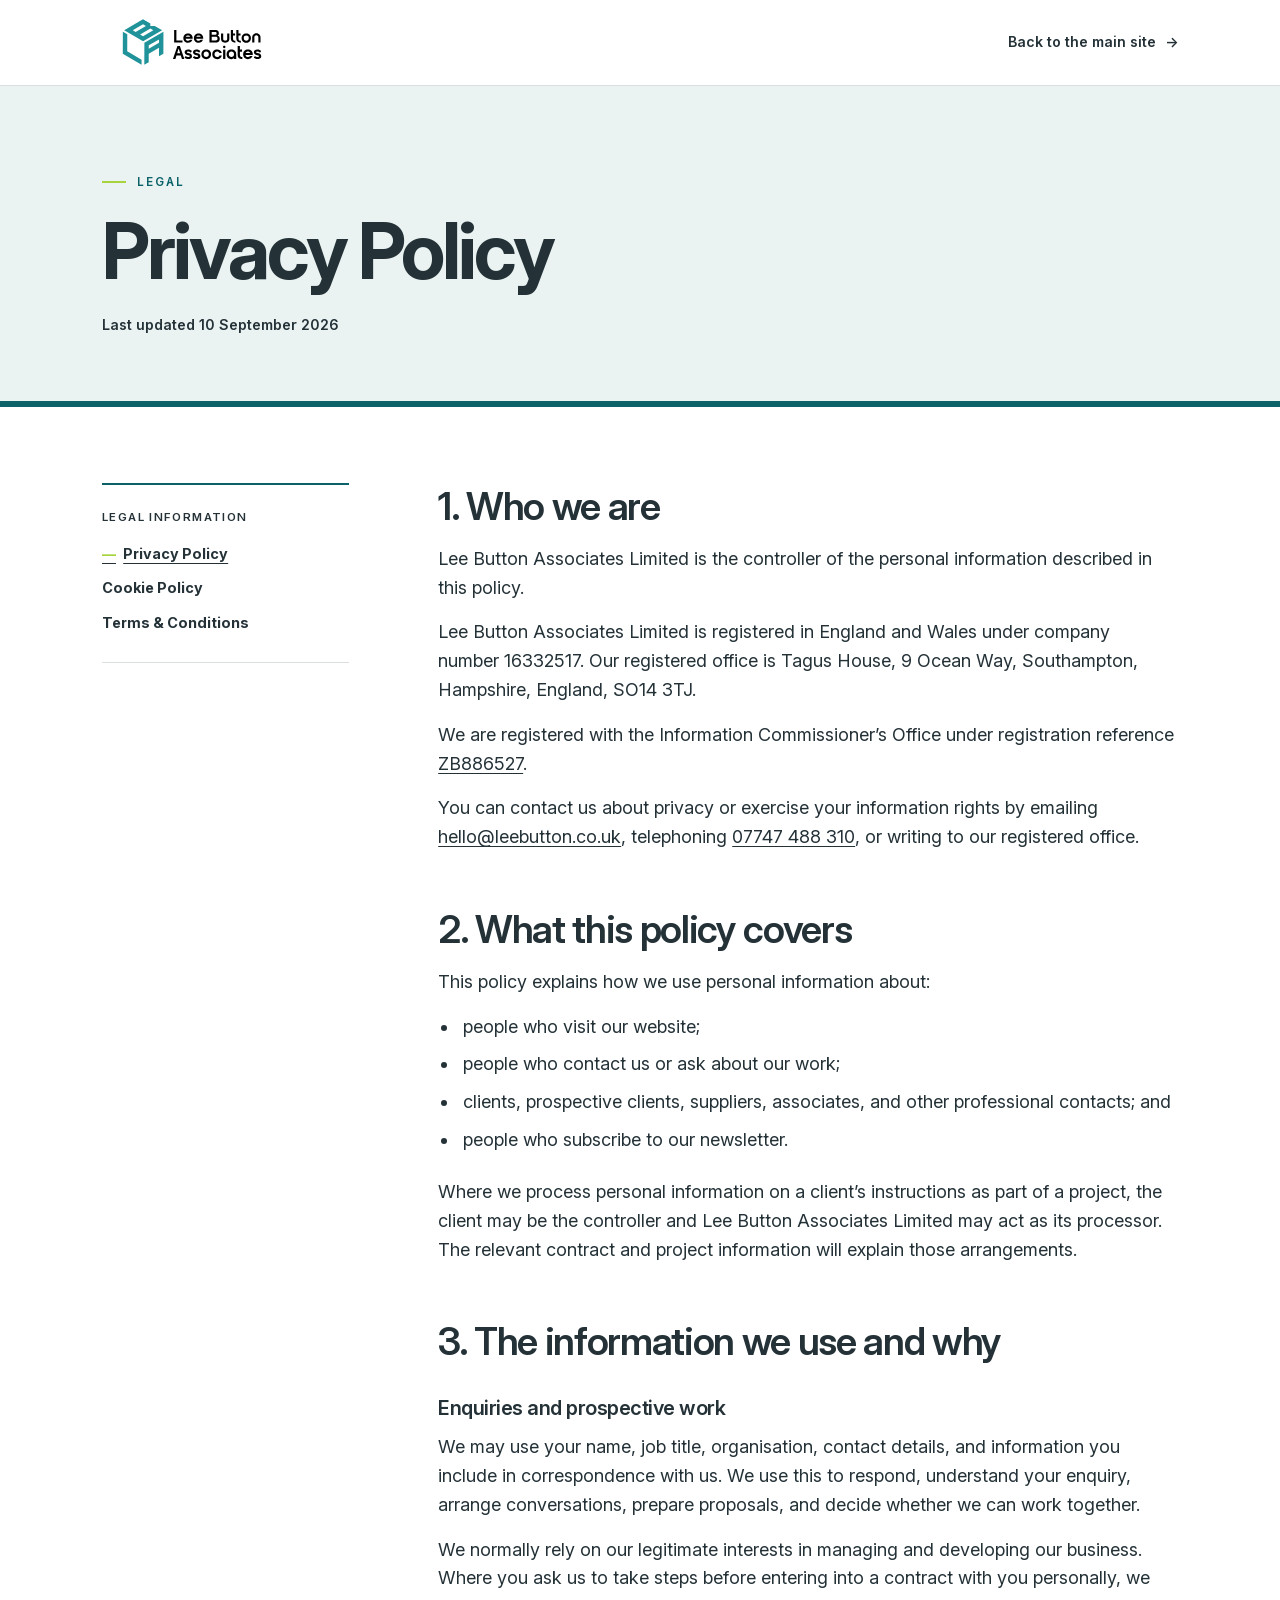
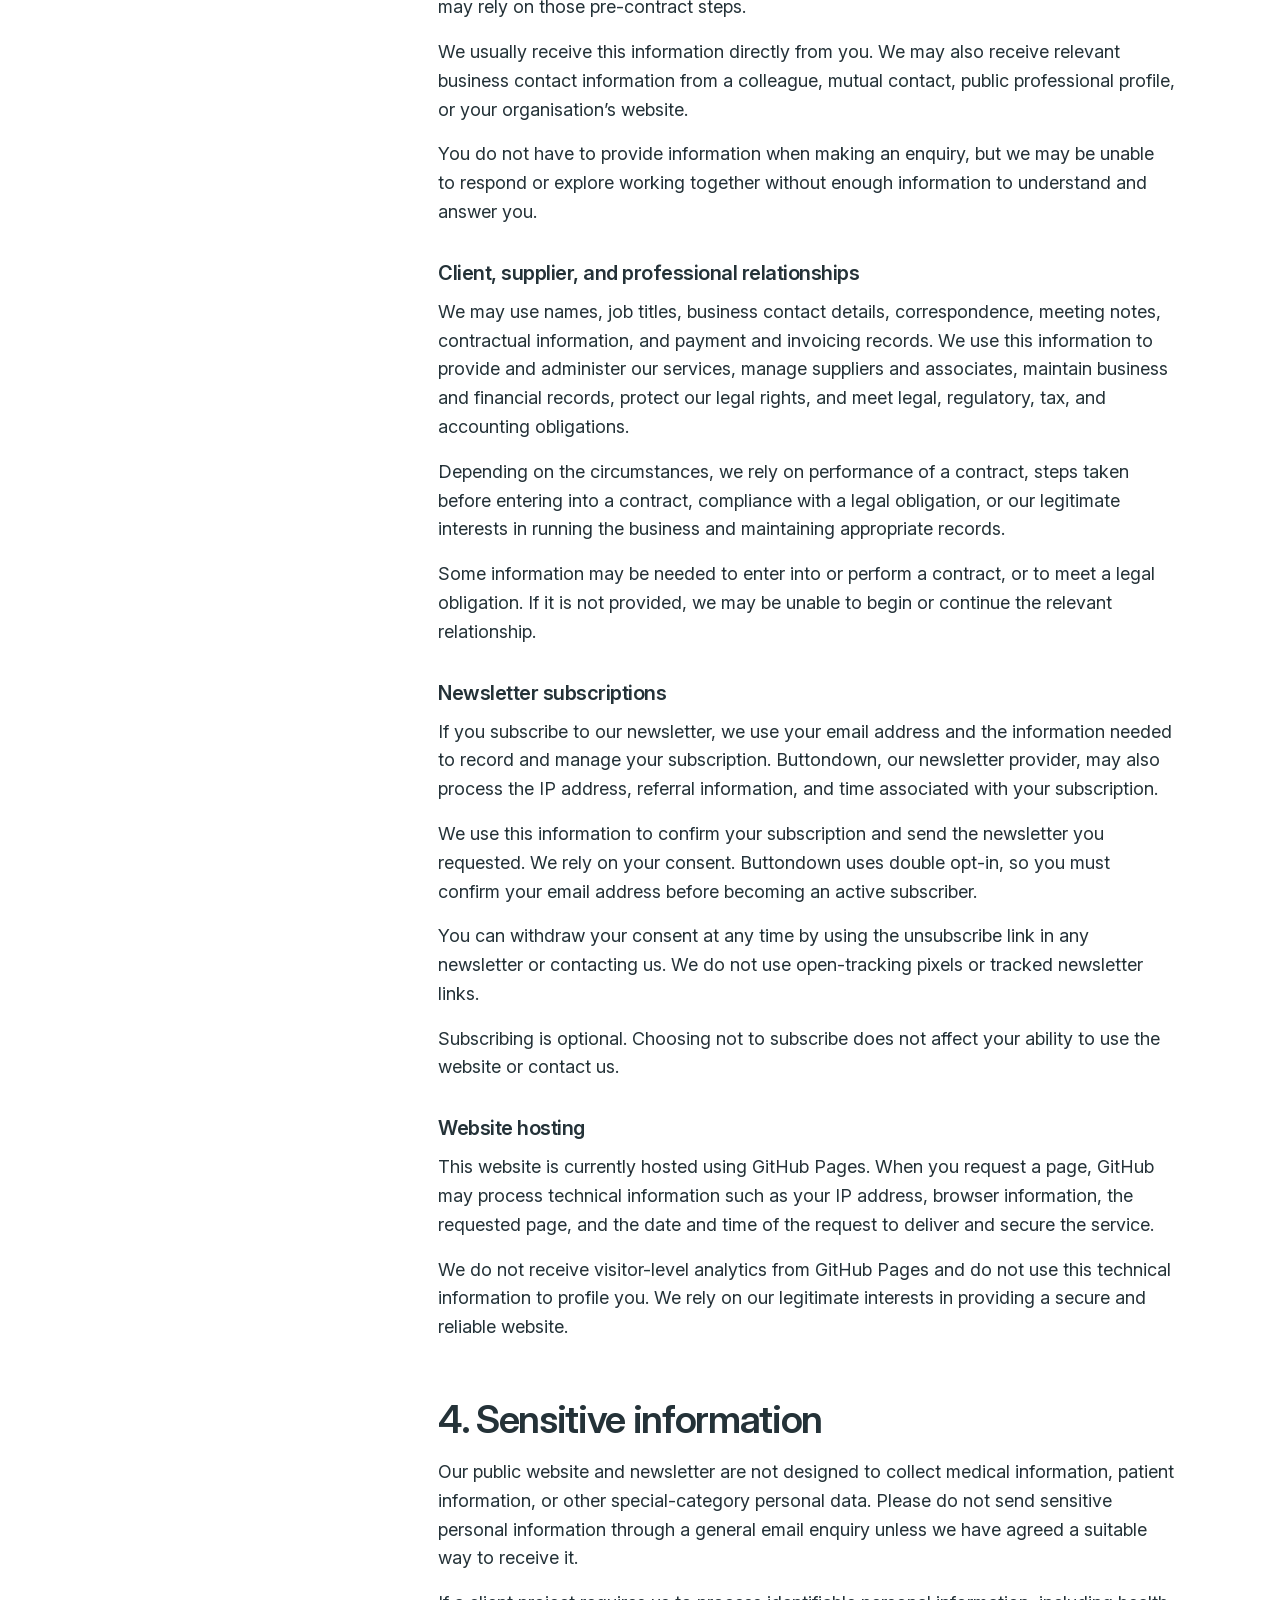
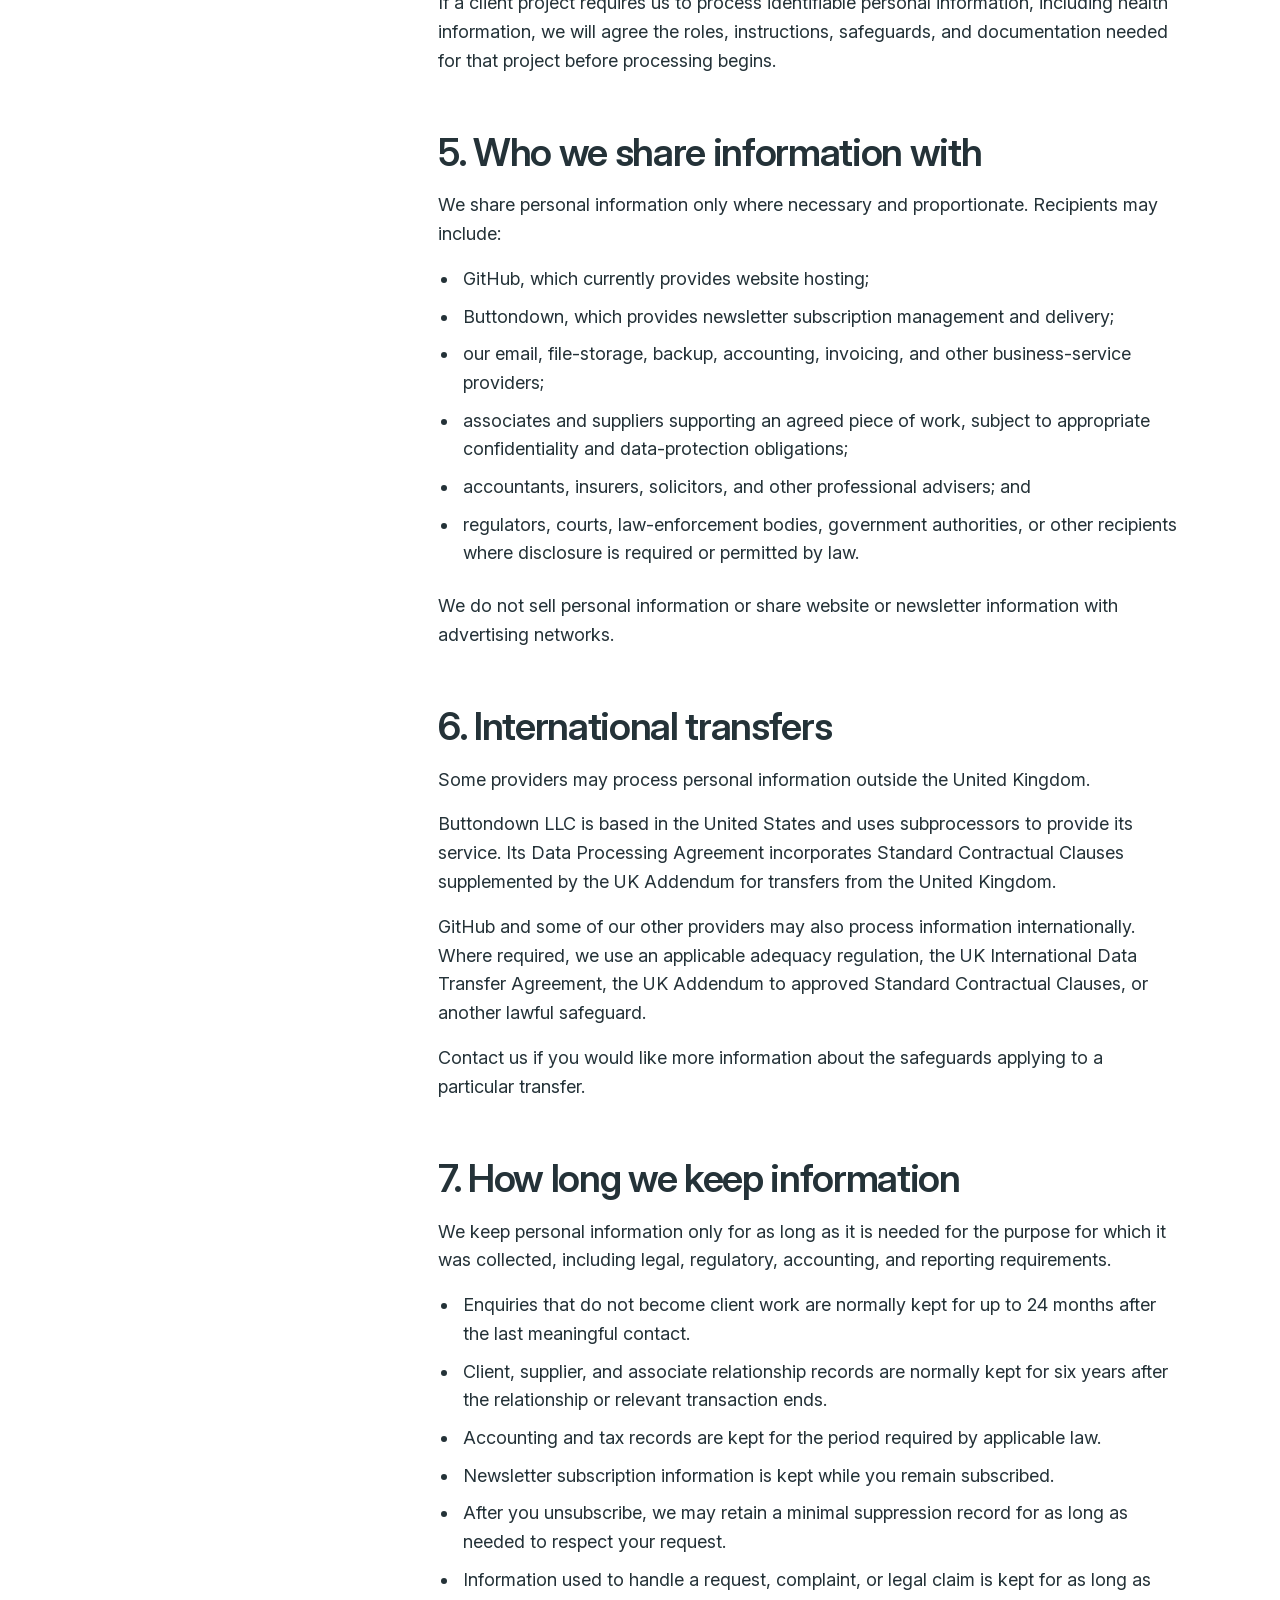
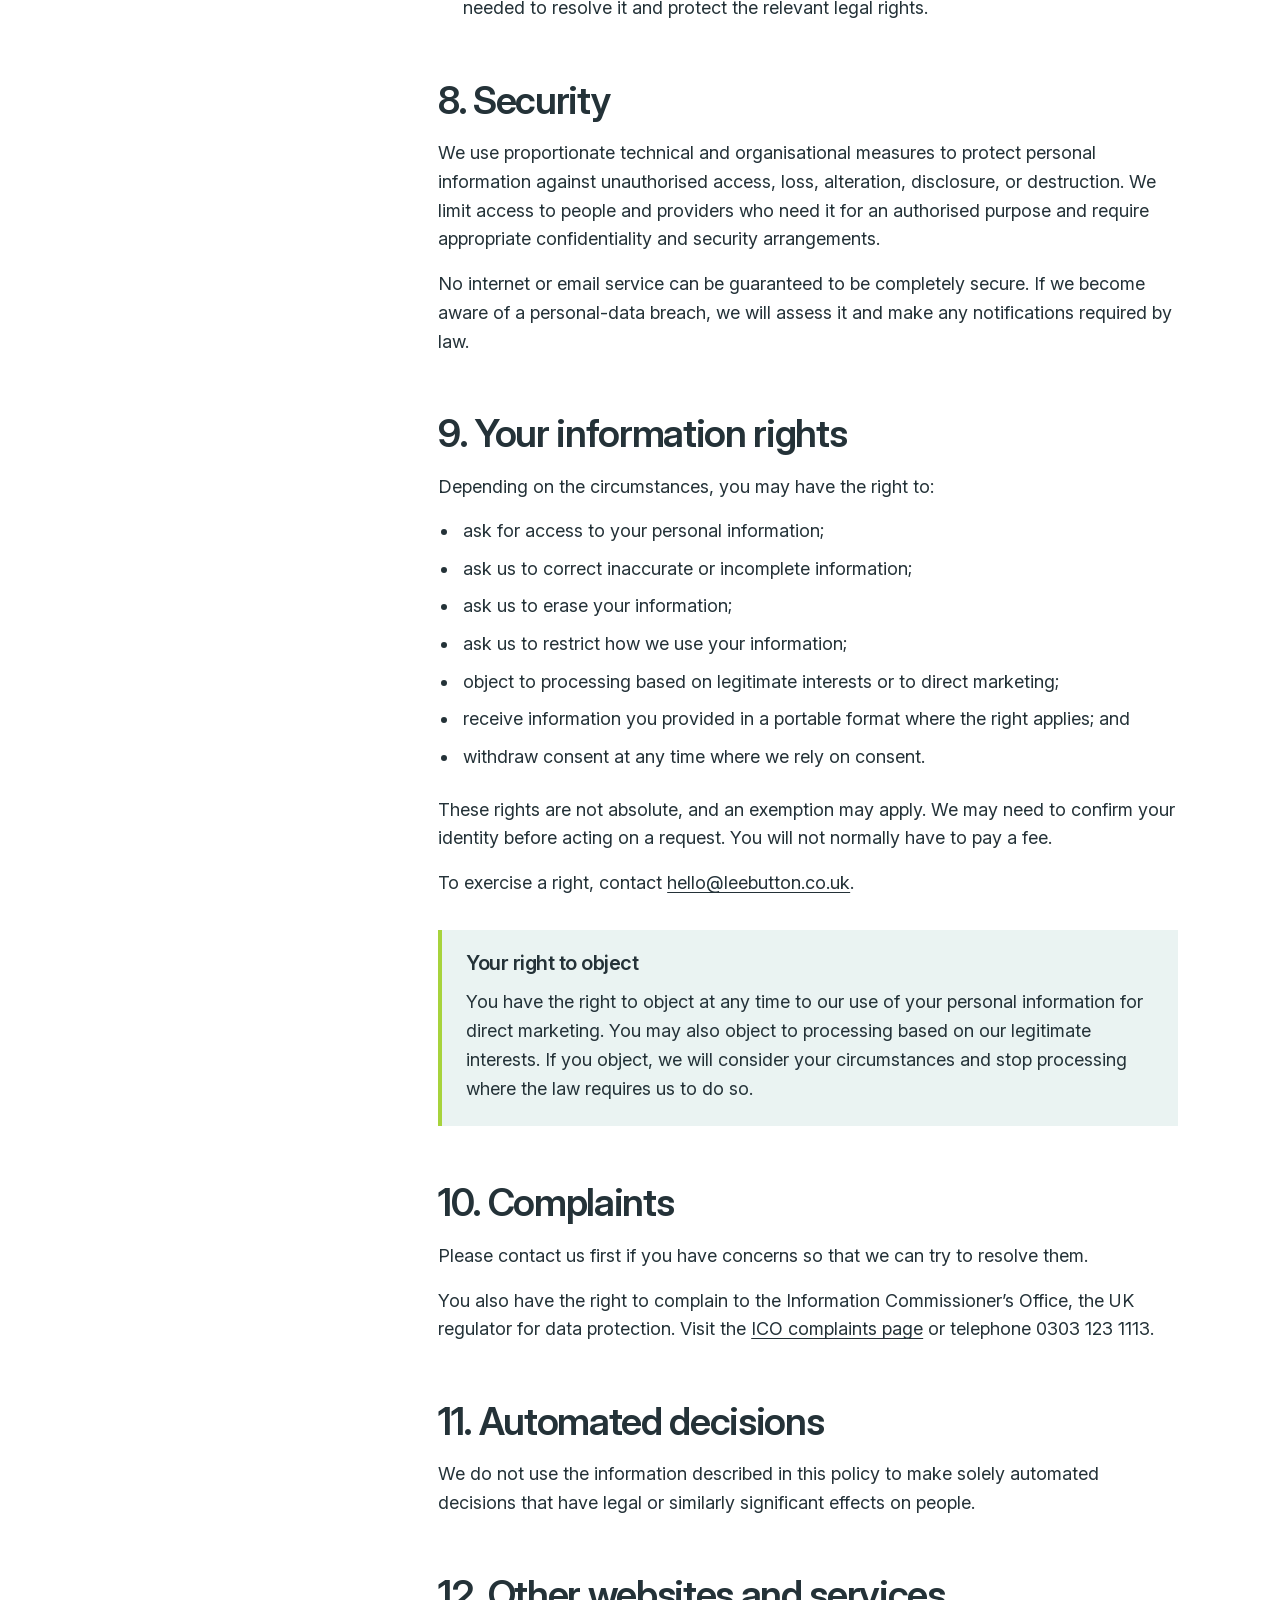
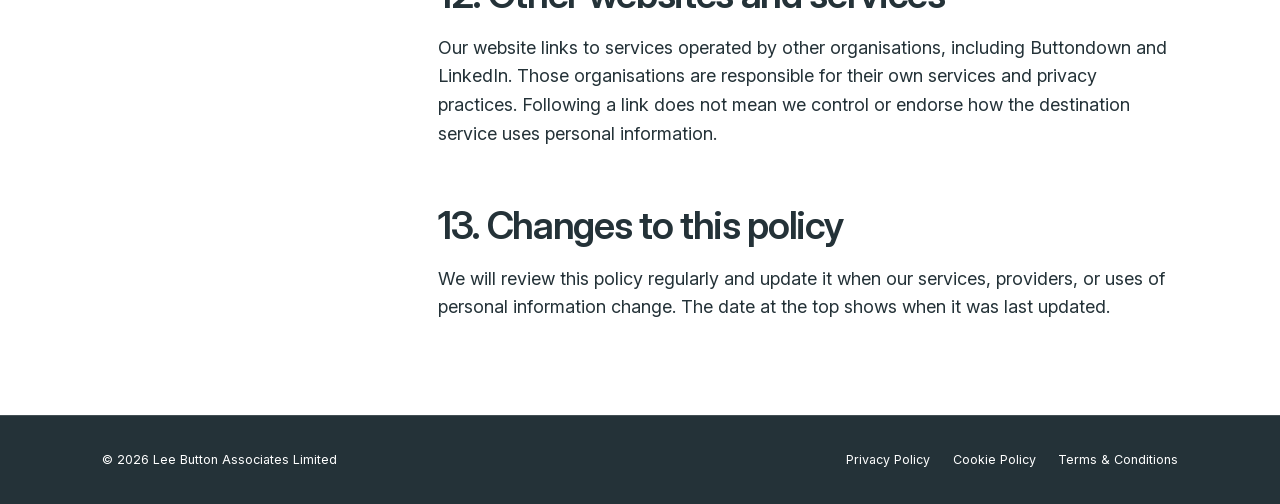
<file: privacy-policy/index.html>
<!doctype html>
<html lang="en-GB">
<head>
  <meta charset="utf-8">
  <meta name="viewport" content="width=device-width, initial-scale=1">
  <meta name="description" content="How Lee Button Associates Limited collects, uses, shares, and protects personal information.">
  <link rel="canonical" href="https://leebutton.co.uk/privacy-policy/">
  <meta name="robots" content="index, follow">
  <title>Privacy Policy | Lee Button Associates</title>
  <link rel="icon" href="/favicon.ico" sizes="16x16 32x32 48x48">
  <link rel="icon" href="/assets/lee-button-logomark-blue.svg" type="image/svg+xml">
  <link rel="apple-touch-icon" href="/assets/apple-touch-icon.png" sizes="180x180">
  <link href="../assets/vendor/bootstrap/5.3.8/bootstrap.min.css" rel="stylesheet">
  <link rel="stylesheet" href="../css/site.css?v=20260914-assets">
</head>
<body class="legal-page">
  <a class="skip-link" href="#main">Skip to content</a>
  <header class="legal-header">
    <div class="container-xl legal-header-inner">
      <a class="legal-brand" href="../" aria-label="Lee Button Associates home">
        <img src="../assets/lee-button-associates-logo.svg" alt="Lee Button Associates">
      </a>
      <a class="legal-back" href="../">Back to the main site <span aria-hidden="true">→</span></a>
    </div>
  </header>

  <main id="main" tabindex="-1">
    <section class="legal-hero">
      <div class="container-xl">
        <p class="eyebrow">Legal</p>
        <h1>Privacy Policy</h1>
        <p class="legal-updated">Last updated 10 September 2026</p>
      </div>
    </section>

    <section class="legal-section">
      <div class="container-xl legal-layout">
        <nav class="legal-nav" aria-label="Legal pages">
          <p class="legal-nav-label">Legal information</p>
          <a href="../privacy-policy/" aria-current="page">Privacy Policy</a>
          <a href="../cookie-policy/">Cookie Policy</a>
          <a href="../terms-conditions/">Terms &amp; Conditions</a>
        </nav>

        <article class="legal-prose">
          <h2>1. Who we are</h2>
          <p>Lee Button Associates Limited is the controller of the personal information described in this policy.</p>
          <p>Lee Button Associates Limited is registered in England and Wales under company number 16332517. Our registered office is Tagus House, 9 Ocean Way, Southampton, Hampshire, England, SO14 3TJ.</p>
          <p>We are registered with the Information Commissioner’s Office under registration reference <a href="https://ico.org.uk/ESDWebPages/Entry/ZB886527">ZB886527</a>.</p>
          <p>You can contact us about privacy or exercise your information rights by emailing <a href="mailto:hello@leebutton.co.uk">hello@leebutton.co.uk</a>, telephoning <a href="tel:+447747488310">07747 488 310</a>, or writing to our registered office.</p>

          <h2>2. What this policy covers</h2>
          <p>This policy explains how we use personal information about:</p>
          <ul>
            <li>people who visit our website;</li>
            <li>people who contact us or ask about our work;</li>
            <li>clients, prospective clients, suppliers, associates, and other professional contacts; and</li>
            <li>people who subscribe to our newsletter.</li>
          </ul>
          <p>Where we process personal information on a client’s instructions as part of a project, the client may be the controller and Lee Button Associates Limited may act as its processor. The relevant contract and project information will explain those arrangements.</p>

          <h2>3. The information we use and why</h2>
          <h3>Enquiries and prospective work</h3>
          <p>We may use your name, job title, organisation, contact details, and information you include in correspondence with us. We use this to respond, understand your enquiry, arrange conversations, prepare proposals, and decide whether we can work together.</p>
          <p>We normally rely on our legitimate interests in managing and developing our business. Where you ask us to take steps before entering into a contract with you personally, we may rely on those pre-contract steps.</p>
          <p>We usually receive this information directly from you. We may also receive relevant business contact information from a colleague, mutual contact, public professional profile, or your organisation’s website.</p>
          <p>You do not have to provide information when making an enquiry, but we may be unable to respond or explore working together without enough information to understand and answer you.</p>

          <h3>Client, supplier, and professional relationships</h3>
          <p>We may use names, job titles, business contact details, correspondence, meeting notes, contractual information, and payment and invoicing records. We use this information to provide and administer our services, manage suppliers and associates, maintain business and financial records, protect our legal rights, and meet legal, regulatory, tax, and accounting obligations.</p>
          <p>Depending on the circumstances, we rely on performance of a contract, steps taken before entering into a contract, compliance with a legal obligation, or our legitimate interests in running the business and maintaining appropriate records.</p>
          <p>Some information may be needed to enter into or perform a contract, or to meet a legal obligation. If it is not provided, we may be unable to begin or continue the relevant relationship.</p>

          <h3>Newsletter subscriptions</h3>
          <p>If you subscribe to our newsletter, we use your email address and the information needed to record and manage your subscription. Buttondown, our newsletter provider, may also process the IP address, referral information, and time associated with your subscription.</p>
          <p>We use this information to confirm your subscription and send the newsletter you requested. We rely on your consent. Buttondown uses double opt-in, so you must confirm your email address before becoming an active subscriber.</p>
          <p>You can withdraw your consent at any time by using the unsubscribe link in any newsletter or contacting us. We do not use open-tracking pixels or tracked newsletter links.</p>
          <p>Subscribing is optional. Choosing not to subscribe does not affect your ability to use the website or contact us.</p>

          <h3>Website hosting</h3>
          <p>This website is currently hosted using GitHub Pages. When you request a page, GitHub may process technical information such as your IP address, browser information, the requested page, and the date and time of the request to deliver and secure the service.</p>
          <p>We do not receive visitor-level analytics from GitHub Pages and do not use this technical information to profile you. We rely on our legitimate interests in providing a secure and reliable website.</p>

          <h2>4. Sensitive information</h2>
          <p>Our public website and newsletter are not designed to collect medical information, patient information, or other special-category personal data. Please do not send sensitive personal information through a general email enquiry unless we have agreed a suitable way to receive it.</p>
          <p>If a client project requires us to process identifiable personal information, including health information, we will agree the roles, instructions, safeguards, and documentation needed for that project before processing begins.</p>

          <h2>5. Who we share information with</h2>
          <p>We share personal information only where necessary and proportionate. Recipients may include:</p>
          <ul>
            <li>GitHub, which currently provides website hosting;</li>
            <li>Buttondown, which provides newsletter subscription management and delivery;</li>
            <li>our email, file-storage, backup, accounting, invoicing, and other business-service providers;</li>
            <li>associates and suppliers supporting an agreed piece of work, subject to appropriate confidentiality and data-protection obligations;</li>
            <li>accountants, insurers, solicitors, and other professional advisers; and</li>
            <li>regulators, courts, law-enforcement bodies, government authorities, or other recipients where disclosure is required or permitted by law.</li>
          </ul>
          <p>We do not sell personal information or share website or newsletter information with advertising networks.</p>

          <h2>6. International transfers</h2>
          <p>Some providers may process personal information outside the United Kingdom.</p>
          <p>Buttondown LLC is based in the United States and uses subprocessors to provide its service. Its Data Processing Agreement incorporates Standard Contractual Clauses supplemented by the UK Addendum for transfers from the United Kingdom.</p>
          <p>GitHub and some of our other providers may also process information internationally. Where required, we use an applicable adequacy regulation, the UK International Data Transfer Agreement, the UK Addendum to approved Standard Contractual Clauses, or another lawful safeguard.</p>
          <p>Contact us if you would like more information about the safeguards applying to a particular transfer.</p>

          <h2>7. How long we keep information</h2>
          <p>We keep personal information only for as long as it is needed for the purpose for which it was collected, including legal, regulatory, accounting, and reporting requirements.</p>
          <ul>
            <li>Enquiries that do not become client work are normally kept for up to 24 months after the last meaningful contact.</li>
            <li>Client, supplier, and associate relationship records are normally kept for six years after the relationship or relevant transaction ends.</li>
            <li>Accounting and tax records are kept for the period required by applicable law.</li>
            <li>Newsletter subscription information is kept while you remain subscribed.</li>
            <li>After you unsubscribe, we may retain a minimal suppression record for as long as needed to respect your request.</li>
            <li>Information used to handle a request, complaint, or legal claim is kept for as long as needed to resolve it and protect the relevant legal rights.</li>
          </ul>

          <h2>8. Security</h2>
          <p>We use proportionate technical and organisational measures to protect personal information against unauthorised access, loss, alteration, disclosure, or destruction. We limit access to people and providers who need it for an authorised purpose and require appropriate confidentiality and security arrangements.</p>
          <p>No internet or email service can be guaranteed to be completely secure. If we become aware of a personal-data breach, we will assess it and make any notifications required by law.</p>

          <h2>9. Your information rights</h2>
          <p>Depending on the circumstances, you may have the right to:</p>
          <ul>
            <li>ask for access to your personal information;</li>
            <li>ask us to correct inaccurate or incomplete information;</li>
            <li>ask us to erase your information;</li>
            <li>ask us to restrict how we use your information;</li>
            <li>object to processing based on legitimate interests or to direct marketing;</li>
            <li>receive information you provided in a portable format where the right applies; and</li>
            <li>withdraw consent at any time where we rely on consent.</li>
          </ul>
          <p>These rights are not absolute, and an exemption may apply. We may need to confirm your identity before acting on a request. You will not normally have to pay a fee.</p>
          <p>To exercise a right, contact <a href="mailto:hello@leebutton.co.uk">hello@leebutton.co.uk</a>.</p>

          <div class="legal-notice">
            <h3>Your right to object</h3>
            <p>You have the right to object at any time to our use of your personal information for direct marketing. You may also object to processing based on our legitimate interests. If you object, we will consider your circumstances and stop processing where the law requires us to do so.</p>
          </div>

          <h2>10. Complaints</h2>
          <p>Please contact us first if you have concerns so that we can try to resolve them.</p>
          <p>You also have the right to complain to the Information Commissioner’s Office, the UK regulator for data protection. Visit the <a href="https://ico.org.uk/make-a-complaint/">ICO complaints page</a> or telephone 0303 123 1113.</p>

          <h2>11. Automated decisions</h2>
          <p>We do not use the information described in this policy to make solely automated decisions that have legal or similarly significant effects on people.</p>

          <h2>12. Other websites and services</h2>
          <p>Our website links to services operated by other organisations, including Buttondown and LinkedIn. Those organisations are responsible for their own services and privacy practices. Following a link does not mean we control or endorse how the destination service uses personal information.</p>

          <h2>13. Changes to this policy</h2>
          <p>We will review this policy regularly and update it when our services, providers, or uses of personal information change. The date at the top shows when it was last updated.</p>
        </article>
      </div>
    </section>
  </main>

  <footer class="legal-footer">
    <div class="container-xl legal-footer-inner">
      <span>© 2026 Lee Button Associates Limited</span>
      <nav class="legal-footer-links" aria-label="Footer legal navigation">
        <a href="../privacy-policy/" aria-current="page">Privacy Policy</a>
        <a href="../cookie-policy/">Cookie Policy</a>
        <a href="../terms-conditions/">Terms &amp; Conditions</a>
      </nav>
    </div>
  </footer>
</body>
</html>
</file>
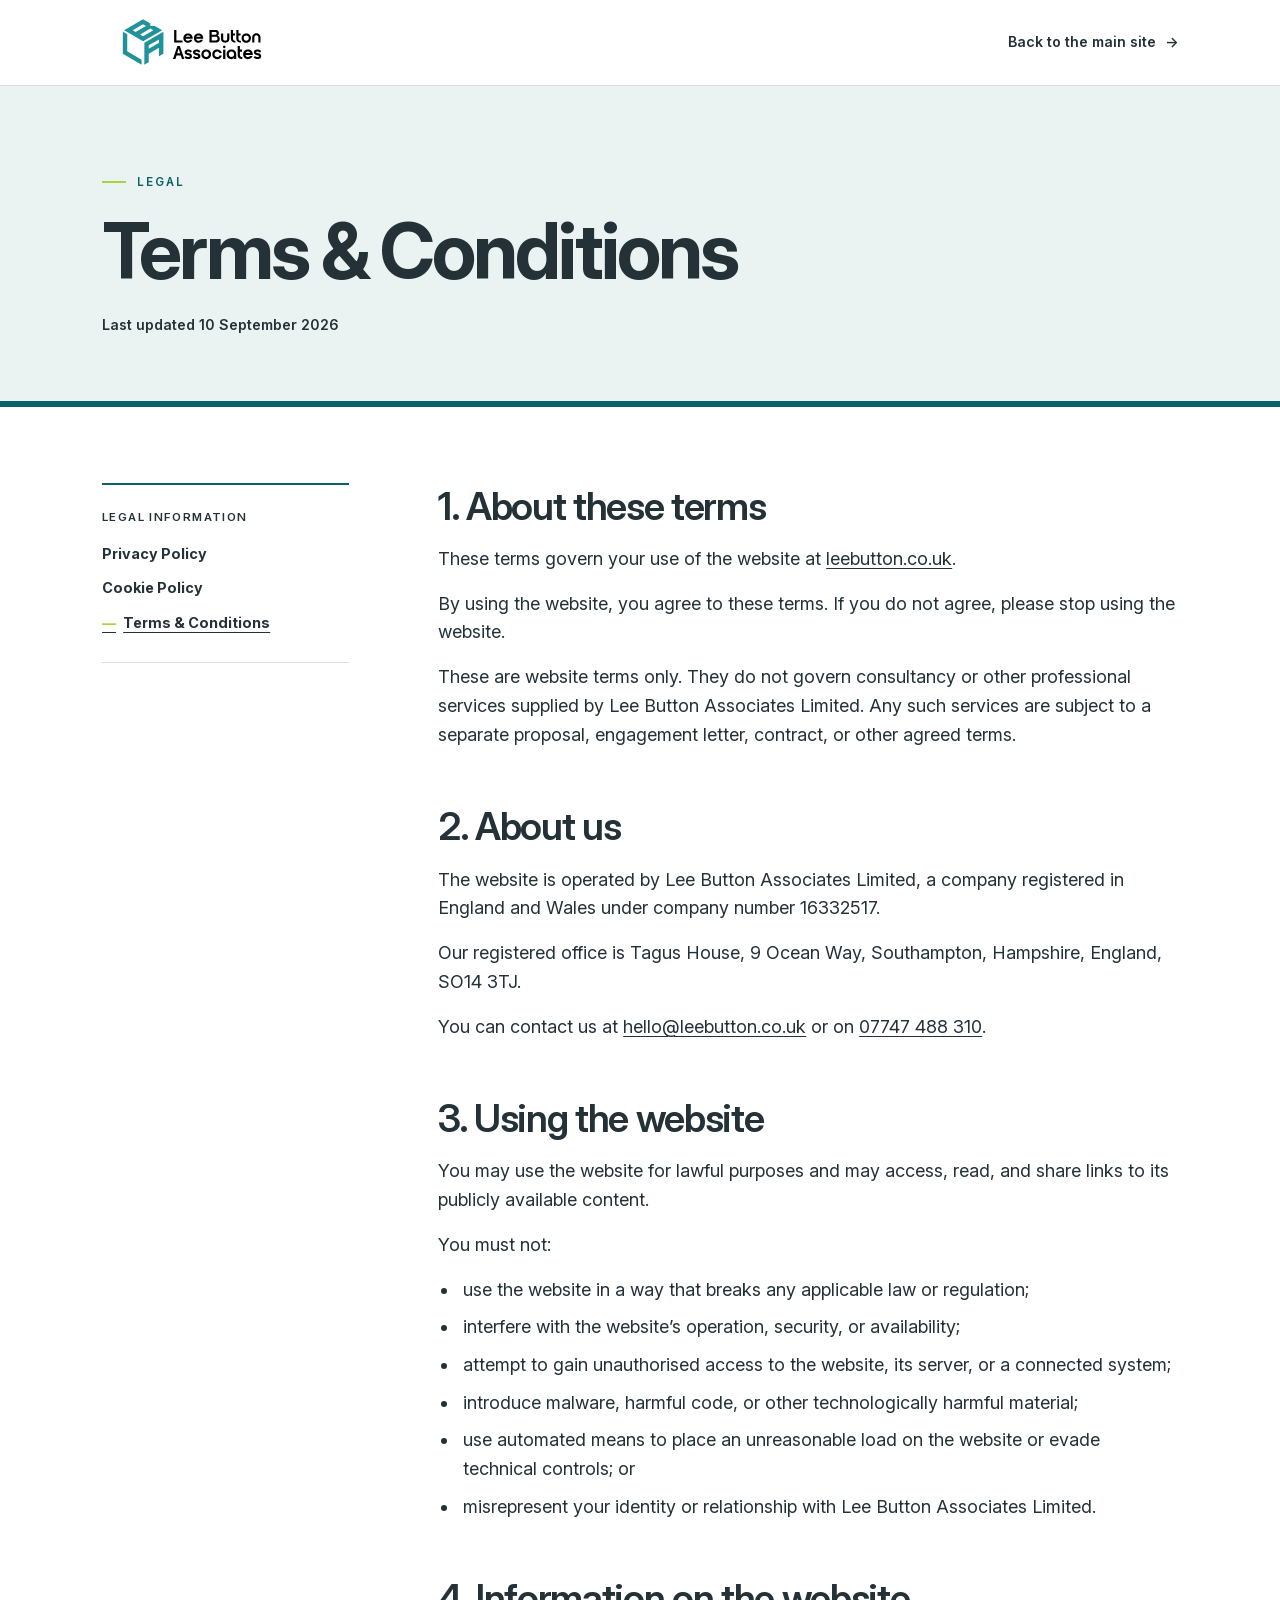
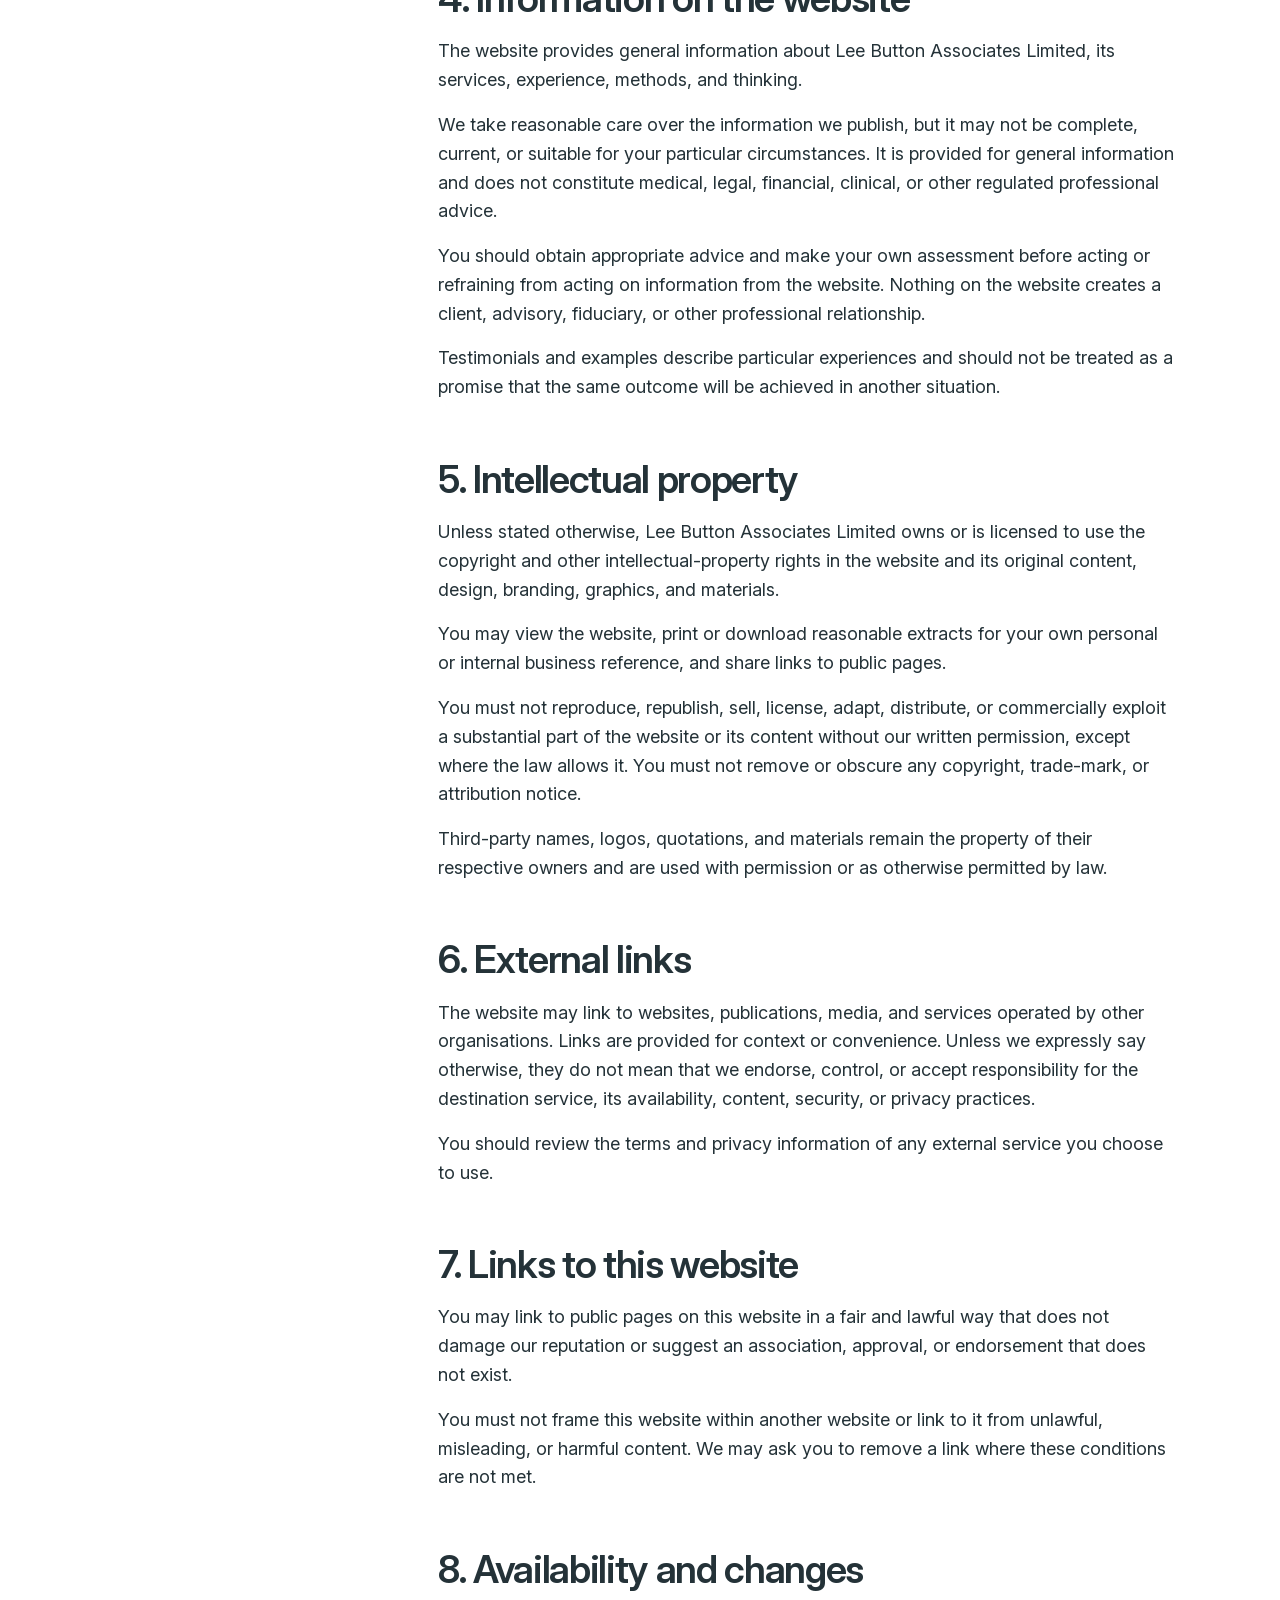
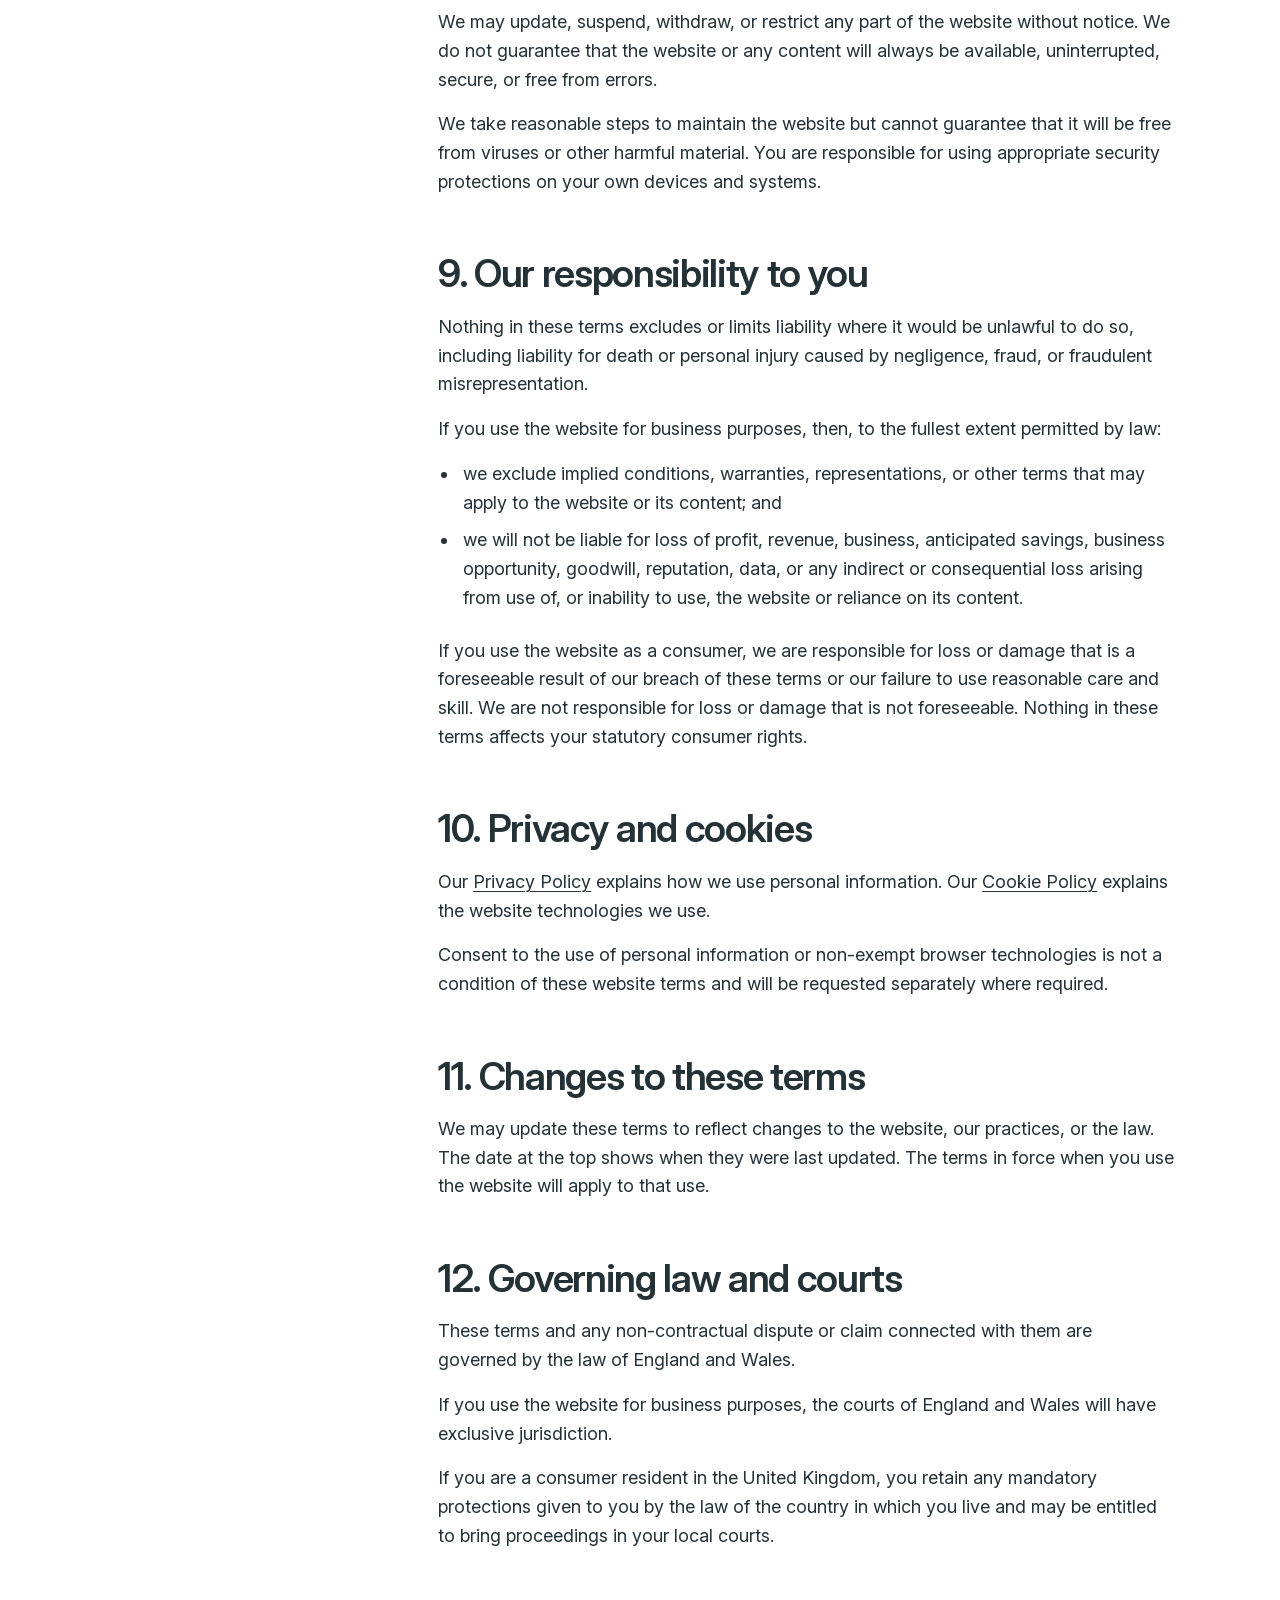
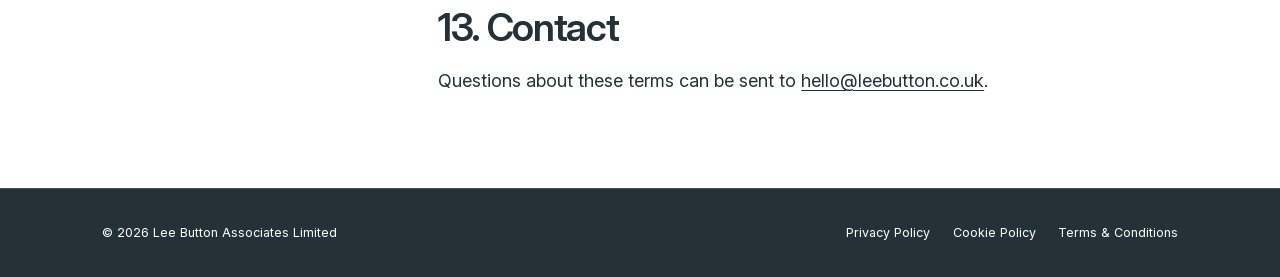
<file: terms-conditions/index.html>
<!doctype html>
<html lang="en-GB">
<head>
  <meta charset="utf-8">
  <meta name="viewport" content="width=device-width, initial-scale=1">
  <meta name="description" content="Terms and conditions for using the Lee Button Associates Limited website.">
  <link rel="canonical" href="https://leebutton.co.uk/terms-conditions/">
  <meta name="robots" content="index, follow">
  <title>Terms &amp; Conditions | Lee Button Associates</title>
  <link rel="icon" href="/favicon.ico" sizes="16x16 32x32 48x48">
  <link rel="icon" href="/assets/lee-button-logomark-blue.svg" type="image/svg+xml">
  <link rel="apple-touch-icon" href="/assets/apple-touch-icon.png" sizes="180x180">
  <link href="../assets/vendor/bootstrap/5.3.8/bootstrap.min.css" rel="stylesheet">
  <link rel="stylesheet" href="../css/site.css?v=20260914-assets">
</head>
<body class="legal-page">
  <a class="skip-link" href="#main">Skip to content</a>
  <header class="legal-header">
    <div class="container-xl legal-header-inner">
      <a class="legal-brand" href="../" aria-label="Lee Button Associates home">
        <img src="../assets/lee-button-associates-logo.svg" alt="Lee Button Associates">
      </a>
      <a class="legal-back" href="../">Back to the main site <span aria-hidden="true">→</span></a>
    </div>
  </header>

  <main id="main" tabindex="-1">
    <section class="legal-hero">
      <div class="container-xl">
        <p class="eyebrow">Legal</p>
        <h1>Terms &amp; Conditions</h1>
        <p class="legal-updated">Last updated 10 September 2026</p>
      </div>
    </section>

    <section class="legal-section">
      <div class="container-xl legal-layout">
        <nav class="legal-nav" aria-label="Legal pages">
          <p class="legal-nav-label">Legal information</p>
          <a href="../privacy-policy/">Privacy Policy</a>
          <a href="../cookie-policy/">Cookie Policy</a>
          <a href="../terms-conditions/" aria-current="page">Terms &amp; Conditions</a>
        </nav>

        <article class="legal-prose">
          <h2>1. About these terms</h2>
          <p>These terms govern your use of the website at <a href="../">leebutton.co.uk</a>.</p>
          <p>By using the website, you agree to these terms. If you do not agree, please stop using the website.</p>
          <p>These are website terms only. They do not govern consultancy or other professional services supplied by Lee Button Associates Limited. Any such services are subject to a separate proposal, engagement letter, contract, or other agreed terms.</p>

          <h2>2. About us</h2>
          <p>The website is operated by Lee Button Associates Limited, a company registered in England and Wales under company number 16332517.</p>
          <p>Our registered office is Tagus House, 9 Ocean Way, Southampton, Hampshire, England, SO14 3TJ.</p>
          <p>You can contact us at <a href="mailto:hello@leebutton.co.uk">hello@leebutton.co.uk</a> or on <a href="tel:+447747488310">07747 488 310</a>.</p>

          <h2>3. Using the website</h2>
          <p>You may use the website for lawful purposes and may access, read, and share links to its publicly available content.</p>
          <p>You must not:</p>
          <ul>
            <li>use the website in a way that breaks any applicable law or regulation;</li>
            <li>interfere with the website’s operation, security, or availability;</li>
            <li>attempt to gain unauthorised access to the website, its server, or a connected system;</li>
            <li>introduce malware, harmful code, or other technologically harmful material;</li>
            <li>use automated means to place an unreasonable load on the website or evade technical controls; or</li>
            <li>misrepresent your identity or relationship with Lee Button Associates Limited.</li>
          </ul>

          <h2>4. Information on the website</h2>
          <p>The website provides general information about Lee Button Associates Limited, its services, experience, methods, and thinking.</p>
          <p>We take reasonable care over the information we publish, but it may not be complete, current, or suitable for your particular circumstances. It is provided for general information and does not constitute medical, legal, financial, clinical, or other regulated professional advice.</p>
          <p>You should obtain appropriate advice and make your own assessment before acting or refraining from acting on information from the website. Nothing on the website creates a client, advisory, fiduciary, or other professional relationship.</p>
          <p>Testimonials and examples describe particular experiences and should not be treated as a promise that the same outcome will be achieved in another situation.</p>

          <h2>5. Intellectual property</h2>
          <p>Unless stated otherwise, Lee Button Associates Limited owns or is licensed to use the copyright and other intellectual-property rights in the website and its original content, design, branding, graphics, and materials.</p>
          <p>You may view the website, print or download reasonable extracts for your own personal or internal business reference, and share links to public pages.</p>
          <p>You must not reproduce, republish, sell, license, adapt, distribute, or commercially exploit a substantial part of the website or its content without our written permission, except where the law allows it. You must not remove or obscure any copyright, trade-mark, or attribution notice.</p>
          <p>Third-party names, logos, quotations, and materials remain the property of their respective owners and are used with permission or as otherwise permitted by law.</p>

          <h2>6. External links</h2>
          <p>The website may link to websites, publications, media, and services operated by other organisations. Links are provided for context or convenience. Unless we expressly say otherwise, they do not mean that we endorse, control, or accept responsibility for the destination service, its availability, content, security, or privacy practices.</p>
          <p>You should review the terms and privacy information of any external service you choose to use.</p>

          <h2>7. Links to this website</h2>
          <p>You may link to public pages on this website in a fair and lawful way that does not damage our reputation or suggest an association, approval, or endorsement that does not exist.</p>
          <p>You must not frame this website within another website or link to it from unlawful, misleading, or harmful content. We may ask you to remove a link where these conditions are not met.</p>

          <h2>8. Availability and changes</h2>
          <p>We may update, suspend, withdraw, or restrict any part of the website without notice. We do not guarantee that the website or any content will always be available, uninterrupted, secure, or free from errors.</p>
          <p>We take reasonable steps to maintain the website but cannot guarantee that it will be free from viruses or other harmful material. You are responsible for using appropriate security protections on your own devices and systems.</p>

          <h2>9. Our responsibility to you</h2>
          <p>Nothing in these terms excludes or limits liability where it would be unlawful to do so, including liability for death or personal injury caused by negligence, fraud, or fraudulent misrepresentation.</p>
          <p>If you use the website for business purposes, then, to the fullest extent permitted by law:</p>
          <ul>
            <li>we exclude implied conditions, warranties, representations, or other terms that may apply to the website or its content; and</li>
            <li>we will not be liable for loss of profit, revenue, business, anticipated savings, business opportunity, goodwill, reputation, data, or any indirect or consequential loss arising from use of, or inability to use, the website or reliance on its content.</li>
          </ul>
          <p>If you use the website as a consumer, we are responsible for loss or damage that is a foreseeable result of our breach of these terms or our failure to use reasonable care and skill. We are not responsible for loss or damage that is not foreseeable. Nothing in these terms affects your statutory consumer rights.</p>

          <h2>10. Privacy and cookies</h2>
          <p>Our <a href="../privacy-policy/">Privacy Policy</a> explains how we use personal information. Our <a href="../cookie-policy/">Cookie Policy</a> explains the website technologies we use.</p>
          <p>Consent to the use of personal information or non-exempt browser technologies is not a condition of these website terms and will be requested separately where required.</p>

          <h2>11. Changes to these terms</h2>
          <p>We may update these terms to reflect changes to the website, our practices, or the law. The date at the top shows when they were last updated. The terms in force when you use the website will apply to that use.</p>

          <h2>12. Governing law and courts</h2>
          <p>These terms and any non-contractual dispute or claim connected with them are governed by the law of England and Wales.</p>
          <p>If you use the website for business purposes, the courts of England and Wales will have exclusive jurisdiction.</p>
          <p>If you are a consumer resident in the United Kingdom, you retain any mandatory protections given to you by the law of the country in which you live and may be entitled to bring proceedings in your local courts.</p>

          <h2>13. Contact</h2>
          <p>Questions about these terms can be sent to <a href="mailto:hello@leebutton.co.uk">hello@leebutton.co.uk</a>.</p>
        </article>
      </div>
    </section>
  </main>

  <footer class="legal-footer">
    <div class="container-xl legal-footer-inner">
      <span>© 2026 Lee Button Associates Limited</span>
      <nav class="legal-footer-links" aria-label="Footer legal navigation">
        <a href="../privacy-policy/">Privacy Policy</a>
        <a href="../cookie-policy/">Cookie Policy</a>
        <a href="../terms-conditions/" aria-current="page">Terms &amp; Conditions</a>
      </nav>
    </div>
  </footer>
</body>
</html>
</file>
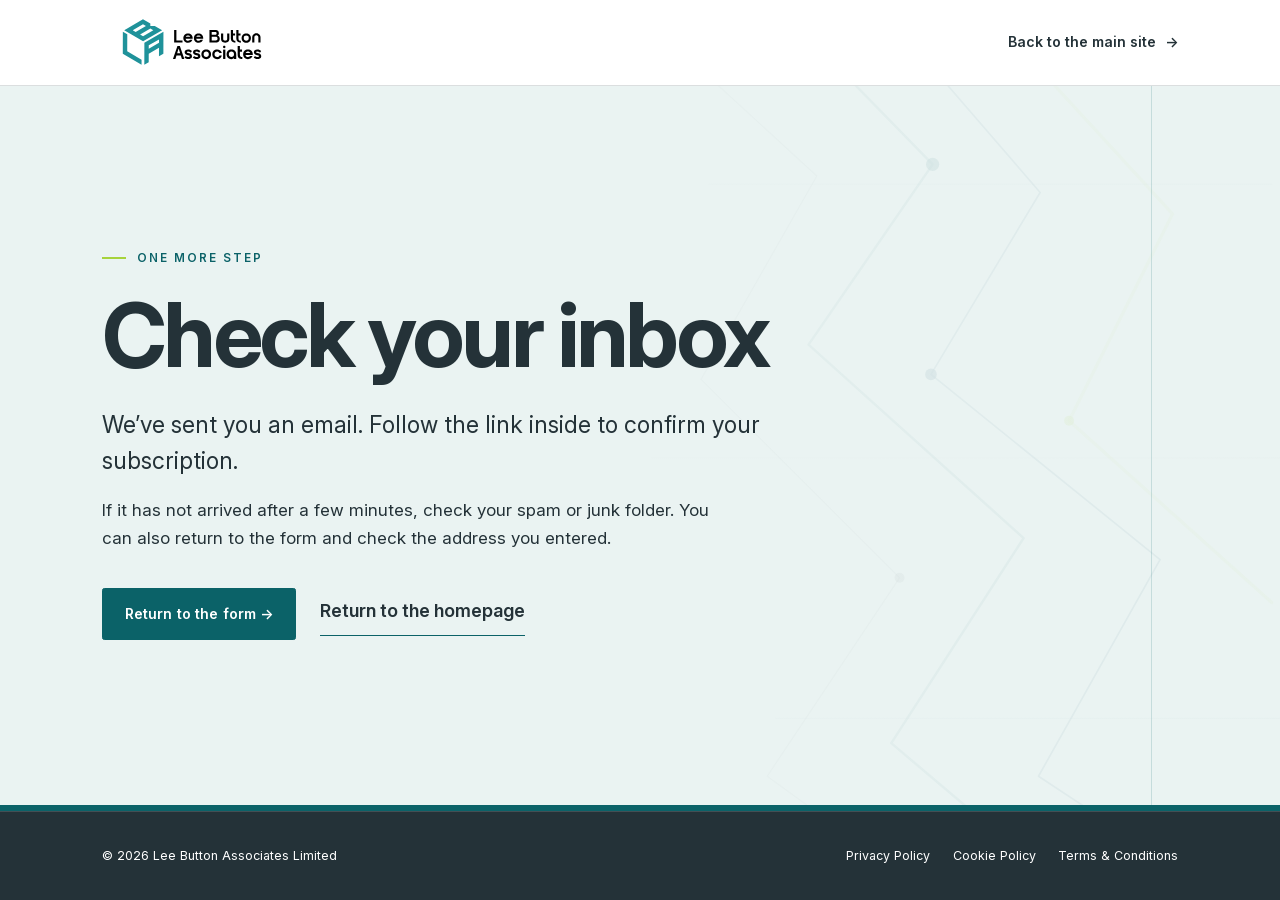
<file: newsletter/check-your-inbox/index.html>
<!doctype html>
<html lang="en-GB">
<head>
  <meta charset="utf-8">
  <meta name="viewport" content="width=device-width, initial-scale=1">
  <meta name="description" content="Confirm your subscription to the Lee Button Associates newsletter.">
  <link rel="canonical" href="https://leebutton.co.uk/newsletter/check-your-inbox/">
  <meta name="robots" content="noindex, follow">
  <title>Check your inbox | Lee Button Associates</title>
  <link rel="icon" href="/favicon.ico" sizes="16x16 32x32 48x48">
  <link rel="icon" href="/assets/lee-button-logomark-blue.svg" type="image/svg+xml">
  <link rel="apple-touch-icon" href="/assets/apple-touch-icon.png" sizes="180x180">
  <link href="../../assets/vendor/bootstrap/5.3.8/bootstrap.min.css" rel="stylesheet">
  <link rel="stylesheet" href="../../css/site.css?v=20260914-assets">
</head>
<body class="utility-page">
  <a class="skip-link" href="#main">Skip to content</a>
  <header class="legal-header">
    <div class="container-xl legal-header-inner">
      <a class="legal-brand" href="../../" aria-label="Lee Button Associates home">
        <img src="../../assets/lee-button-associates-logo.svg" alt="Lee Button Associates">
      </a>
      <a class="legal-back" href="../../">Back to the main site <span aria-hidden="true">→</span></a>
    </div>
  </header>

  <main id="main" tabindex="-1">
    <section class="utility-hero" aria-labelledby="page-title">
      <div class="container-xl">
        <div class="utility-content">
          <p class="eyebrow">One more step</p>
          <h1 id="page-title">Check your inbox</h1>
          <p class="utility-lead">We’ve sent you an email. Follow the link inside to confirm your subscription.</p>
          <p class="utility-note">If it has not arrived after a few minutes, check your spam or junk folder. You can also return to the form and check the address you entered.</p>
          <div class="utility-actions">
            <a class="btn btn-primary" href="../../#thinking">Return to the form <span aria-hidden="true">→</span></a>
            <a class="text-link" href="../../">Return to the homepage</a>
          </div>
        </div>
      </div>
    </section>
  </main>

  <footer class="legal-footer">
    <div class="container-xl legal-footer-inner">
      <span>© 2026 Lee Button Associates Limited</span>
      <nav class="legal-footer-links" aria-label="Footer legal navigation">
        <a href="../../privacy-policy/">Privacy Policy</a>
        <a href="../../cookie-policy/">Cookie Policy</a>
        <a href="../../terms-conditions/">Terms &amp; Conditions</a>
      </nav>
    </div>
  </footer>
</body>
</html>
</file>
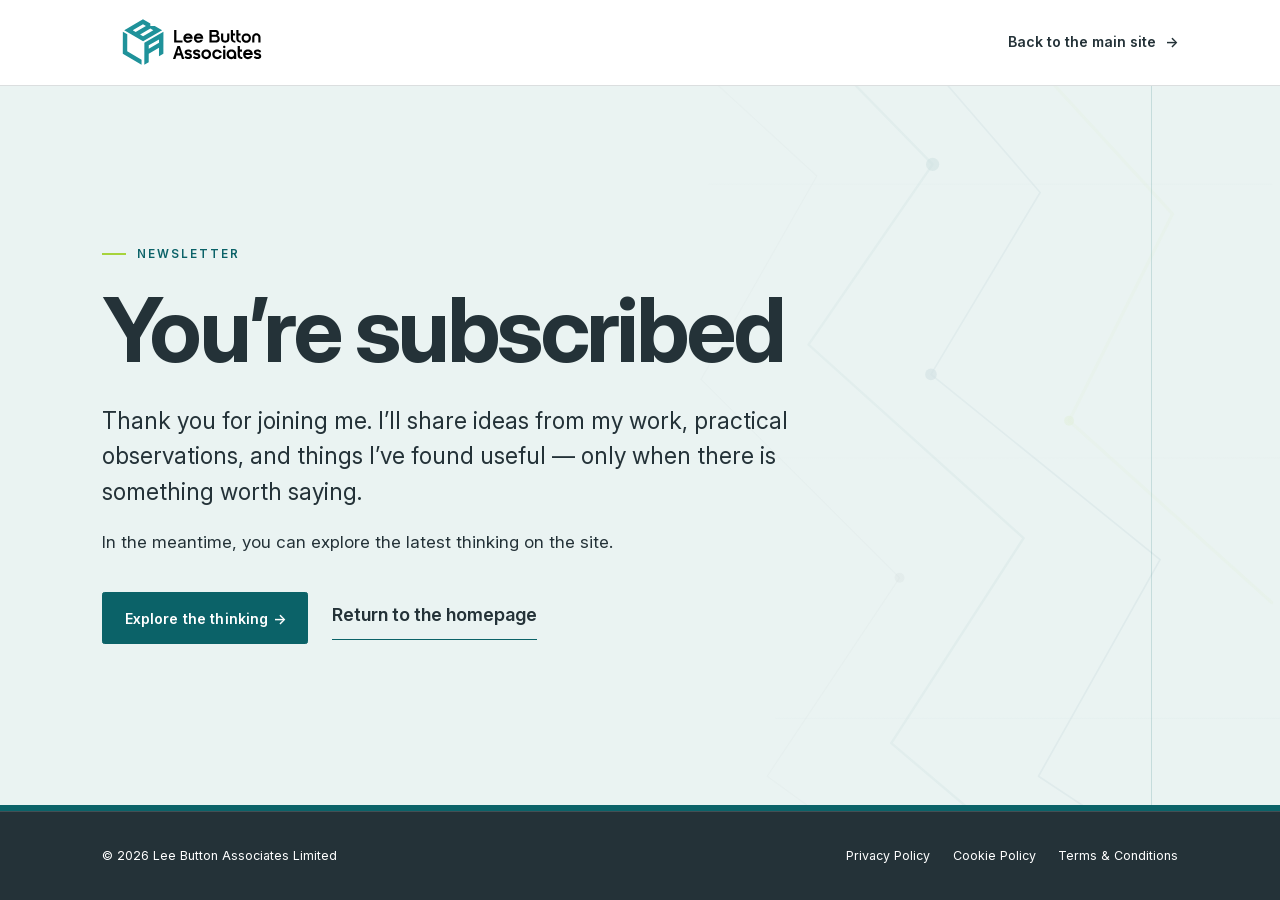
<file: newsletter/subscribed/index.html>
<!doctype html>
<html lang="en-GB">
<head>
  <meta charset="utf-8">
  <meta name="viewport" content="width=device-width, initial-scale=1">
  <meta name="description" content="Your subscription to the Lee Button Associates newsletter is confirmed.">
  <link rel="canonical" href="https://leebutton.co.uk/newsletter/subscribed/">
  <meta name="robots" content="noindex, follow">
  <title>You’re subscribed | Lee Button Associates</title>
  <link rel="icon" href="/favicon.ico" sizes="16x16 32x32 48x48">
  <link rel="icon" href="/assets/lee-button-logomark-blue.svg" type="image/svg+xml">
  <link rel="apple-touch-icon" href="/assets/apple-touch-icon.png" sizes="180x180">
  <link href="../../assets/vendor/bootstrap/5.3.8/bootstrap.min.css" rel="stylesheet">
  <link rel="stylesheet" href="../../css/site.css?v=20260914-assets">
</head>
<body class="utility-page">
  <a class="skip-link" href="#main">Skip to content</a>
  <header class="legal-header">
    <div class="container-xl legal-header-inner">
      <a class="legal-brand" href="../../" aria-label="Lee Button Associates home">
        <img src="../../assets/lee-button-associates-logo.svg" alt="Lee Button Associates">
      </a>
      <a class="legal-back" href="../../">Back to the main site <span aria-hidden="true">→</span></a>
    </div>
  </header>

  <main id="main" tabindex="-1">
    <section class="utility-hero" aria-labelledby="page-title">
      <div class="container-xl">
        <div class="utility-content">
          <p class="eyebrow">Newsletter</p>
          <h1 id="page-title">You’re subscribed</h1>
          <p class="utility-lead">Thank you for joining me. I’ll share ideas from my work, practical observations, and things I’ve found useful — only when there is something worth saying.</p>
          <p class="utility-note">In the meantime, you can explore the latest thinking on the site.</p>
          <div class="utility-actions">
            <a class="btn btn-primary" href="../../#thinking">Explore the thinking <span aria-hidden="true">→</span></a>
            <a class="text-link" href="../../">Return to the homepage</a>
          </div>
        </div>
      </div>
    </section>
  </main>

  <footer class="legal-footer">
    <div class="container-xl legal-footer-inner">
      <span>© 2026 Lee Button Associates Limited</span>
      <nav class="legal-footer-links" aria-label="Footer legal navigation">
        <a href="../../privacy-policy/">Privacy Policy</a>
        <a href="../../cookie-policy/">Cookie Policy</a>
        <a href="../../terms-conditions/">Terms &amp; Conditions</a>
      </nav>
    </div>
  </footer>
</body>
</html>
</file>
<file: css/site.css>
/* Approved values: project-notes/LBA Colour Reference.pdf. */
@font-face {
  font-family: Inter;
  src: url("../assets/fonts/inter/inter-latin-variable.woff2") format("woff2");
  font-style: normal;
  font-weight: 100 900;
  font-display: swap;
  unicode-range: U+0020-00FF, U+2000-206F, U+20AC, U+2122, U+2190-2193, U+2197, U+2212, U+FEFF, U+FFFD;
}
/* Additional accented Latin characters load only when content needs them. */
@font-face {
  font-family: Inter;
  src: url("../assets/fonts/inter/inter-latin-extended-variable.woff2") format("woff2");
  font-style: normal;
  font-weight: 100 900;
  font-display: swap;
  unicode-range: U+0100-024F, U+0300-036F, U+1E00-1EFF, U+20A0-20AB, U+20AD-20CF, U+2100-2121, U+2123-214F, U+2194-2196, U+2198-21FF;
}

:root {
  --ink: #243238;
  --teal: #0B6268;
  --green: #A7D33C;
  --blue: #235D78;
  --mist: #EAF3F2;
  --stone: #F5F4EF;
  --paper: #FFFFFF;
  --soft: var(--mist);
  --line: rgba(36, 50, 56, .16);
  --radius: .15rem;
  --section: clamp(5rem, 8vw, 7.75rem);
}

* { box-sizing: border-box; }
html { scroll-behavior: smooth; scroll-padding-top: 6rem; }
body { color: var(--ink); background: var(--paper); font-family: Inter, ui-sans-serif, -apple-system, BlinkMacSystemFont, "Segoe UI", sans-serif; font-size: 1.125rem; line-height: 1.6; -webkit-font-smoothing: antialiased; }
a { color: inherit; }
.container-xl { --bs-gutter-x: clamp(2rem, 5vw, 5rem); }
.row.g-5 { --bs-gutter-x: clamp(2rem, 4vw, 3rem); }
.skip-link { position: fixed; left: 1rem; top: -5rem; z-index: 2000; padding: .75rem 1rem; background: var(--ink); color: white; }
.skip-link:focus { top: 1rem; }

h1, h2, h3 { color: var(--ink); font-weight: 600; letter-spacing: -.04em; line-height: 1.04; text-wrap: balance; }
h1 { font-weight: 700; max-width: 14ch; font-size: clamp(3rem, 5.8vw, 5.5rem); }
h2 { max-width: 16ch; font-size: clamp(2.3rem, 4vw, 3.9rem); }
h3 { font-size: clamp(1.45rem, 2vw, 2rem); line-height: 1.15; }
p { max-width: 67ch; }
.eyebrow { margin-bottom: 1.4rem; color: var(--teal); font-size: .73rem; font-weight: 600; letter-spacing: .17em; line-height: 1.2; text-transform: uppercase; }
.eyebrow::before { display: inline-block; width: 1.5rem; height: 2px; margin: 0 .7rem .2rem 0; background: var(--green); content: ""; }
.eyebrow-light { color: var(--paper); }
.lead-copy { font-size: clamp(1.2rem, 1.8vw, 1.5rem); line-height: 1.52; }

.site-header { border-bottom: 1px solid var(--line); background: rgba(255,255,255,.94); backdrop-filter: blur(15px); }
.navbar { min-height: 5.3rem; }
.navbar-brand img { display: block; width: 155px; height: 54px; object-fit: contain; object-position: left center; }
.navbar-nav .nav-link { padding: .65rem .85rem !important; color: var(--ink); font-size: .9rem; font-weight: 600; }
.navbar-nav .nav-link:hover, .navbar-nav .nav-link:focus { color: var(--teal); }
.navbar-toggler { min-width: 44px; min-height: 44px; border: 0; }
.navbar-collapse { padding: 1rem 0 1.4rem; border-top: 1px solid var(--line); }
.navbar-nav { align-items: stretch !important; }
.navbar-nav .btn { display: block; margin-top: .6rem; }

.btn { padding: .9rem 1.35rem; border-radius: var(--radius); font-size: .88rem; font-weight: 600; letter-spacing: .01em; transition: transform .2s ease, background .2s ease; }
.btn:hover { transform: translateY(-2px); }
.btn-primary { --bs-btn-color: var(--paper); --bs-btn-hover-color: var(--paper); --bs-btn-active-color: var(--paper); --bs-btn-active-bg: var(--ink); --bs-btn-active-border-color: var(--ink); --bs-btn-disabled-bg: var(--teal); --bs-btn-disabled-border-color: var(--teal); --bs-btn-bg: var(--teal); --bs-btn-border-color: var(--teal); --bs-btn-hover-bg: var(--ink); --bs-btn-hover-border-color: var(--ink); }
.btn-sm { padding: .7rem 1rem; }
.btn-light { --bs-btn-hover-color: var(--ink); --bs-btn-hover-bg: var(--green); --bs-btn-hover-border-color: var(--green); --bs-btn-active-color: var(--ink); --bs-btn-active-bg: var(--green); --bs-btn-active-border-color: var(--green); color: var(--ink); background: white; border-color: white; }
.text-link { display: inline-flex; gap: .65rem; align-items: center; padding-bottom: .22rem; border-bottom: 1px solid var(--teal); color: var(--ink); font-weight: 600; text-decoration: none; }
.text-link:hover { color: var(--teal); }

.hero { position: relative; overflow: hidden; padding: 4.5rem 0 clamp(5rem, 8vw, 7rem); border-bottom: 6px solid var(--teal); background-image: linear-gradient(90deg, rgba(255,255,255,.98), rgba(255,255,255,.86)), url("../assets/shared-boundaries.svg"); background-position: center, 60% center; background-size: cover, auto 105%; background-repeat: no-repeat; }
.hero::after { position: absolute; top: 0; right: 8%; display: none; width: 1px; height: 100%; background: rgba(11,98,104,.18); content: ""; pointer-events: none; }
.hero-lead { max-width: 760px; margin-top: 2rem; color: var(--ink); font-size: clamp(1.25rem, 2.2vw, 1.75rem); line-height: 1.5; }
.hero-principle { position: relative; z-index: 1; display: flex; align-items: center; justify-content: space-between; padding: 1.4rem 0; border-top: 2px solid var(--teal); border-bottom: 1px solid var(--line); font-size: .78rem; font-weight: 600; letter-spacing: .08em; text-transform: uppercase; }
.hero-principle i { width: 5px; height: 5px; border-radius: 50%; background: var(--green); }
.trust-strip { padding: clamp(2.5rem, 4vw, 3.75rem) 0; border-top: 1px solid var(--line); border-bottom: 1px solid var(--line); background: var(--stone); }
.trust-strip .eyebrow { max-width: none; letter-spacing: .17em; }
.trust-context { max-width: 55rem; margin: 0; color: var(--ink); font-size: clamp(.96rem, 1.35vw, 1.08rem); line-height: 1.55; }
.client-logo-grid { display: grid; grid-template-columns: repeat(2, minmax(0, 1fr)); gap: .5rem 1rem; margin: clamp(2rem, 3vw, 2.75rem) 0 0; padding: clamp(1.25rem, 2.5vw, 2rem) 0 0; border-top: 1px solid var(--line); list-style: none; }
.client-logo-grid li { display: flex; min-width: 0; min-height: 6rem; align-items: center; justify-content: center; padding: .5rem; }
.client-logo-grid img { display: block; width: 100%; max-width: 180px; height: auto; }

.section { padding: var(--section) 0; }
.surface-soft { border-top: 1px solid var(--line); border-bottom: 1px solid var(--line); background: var(--soft); }
.section-heading { margin-bottom: 2.5rem; }
.section-heading p:last-child { color: var(--ink); }
.challenge-list { margin-bottom: 0; padding: 0; border-top: 1px solid var(--line); list-style: none; }
.challenge-list li { position: relative; padding: 1.4rem 0 1.4rem 2rem; border-bottom: 1px solid var(--line); }
.challenge-list li::before { position: absolute; top: 1.9rem; left: .15rem; width: .55rem; height: .55rem; border-radius: 50%; background: var(--green); content: ""; }
.challenge-list h3 { margin: 0 0 .45rem; font-size: 1.12rem; letter-spacing: -.02em; }
.challenge-list p { max-width: 58ch; margin: 0; color: var(--ink); font-size: .96rem; line-height: 1.55; }
.card-kicker { color: var(--teal); font-size: .7rem; font-weight: 600; letter-spacing: .12em; text-transform: uppercase; }
.closing-line { margin-top: 2rem; padding-left: 1.25rem; border-left: 3px solid var(--green); font-weight: 600; }

.service-card { height: 100%; padding: clamp(2rem, 3vw, 3rem); border-top: 4px solid var(--teal); border-right: 1px solid var(--line); border-bottom: 1px solid var(--line); border-left: 1px solid var(--line); background: transparent; }
.service-card h3 { margin: 2rem 0 1.4rem; }
.service-card p { color: var(--ink); }
.service-card ul { margin: 2rem 0 0; padding: 1.2rem 0 0; border-top: 1px solid var(--line); list-style: none; }
.service-card li { padding: .25rem 0; font-size: .88rem; font-weight: 700; }
.service-card li::before { margin-right: .6rem; color: var(--green); content: "—"; }

.case-list { border-top: 1px solid var(--line); }
.case-row { display: grid; grid-template-columns: 1fr; gap: 1.5rem; align-items: start; padding: 2.3rem .2rem; border-bottom: 1px solid var(--line); transition: padding .2s ease, background .2s ease; }
.case-row:hover { padding-right: 1rem; padding-left: 1rem; background: var(--soft); }
.case-row h3 { max-width: 27ch; margin-bottom: .7rem; font-size: clamp(1.4rem, 2.2vw, 2.05rem); }
.case-row p { margin: 0; color: var(--ink); }
.case-row .case-result { max-width: 60ch; color: var(--ink); font-size: clamp(1rem, 1.3vw, 1.12rem); font-weight: 500; line-height: 1.5; }
.case-row .case-result strong { color: var(--ink); }
.case-row blockquote { max-width: 52rem; margin: 1.5rem 0 0; padding: 1.25rem 1.4rem; border-left: 3px solid var(--green); background: var(--soft); }
.case-row blockquote p { color: var(--ink); font-size: .92rem; font-weight: 500; line-height: 1.55; }
.case-row blockquote footer { margin-top: .85rem; color: var(--ink); font-size: .72rem; font-weight: 600; letter-spacing: .04em; text-transform: uppercase; }
.case-row blockquote footer span { display: block; margin-top: .15rem; color: var(--ink); font-weight: 600; }
.case-meta { padding-top: .2rem; color: var(--ink); font-size: .78rem; font-weight: 600; line-height: 1.5; text-transform: uppercase; }
.case-meta span { color: var(--ink); font-weight: 600; }
.case-arrow { color: var(--teal); font-size: 1.6rem; }

.method-section { color: var(--paper); background: var(--ink); }
.method-section h2 { color: white; font-size: clamp(3.8rem, 7vw, 7rem); }
.method-section h2 em { color: var(--green); font-style: normal; }
.method-intro { margin-bottom: 2.3rem; font-size: clamp(1.2rem, 1.8vw, 1.5rem); line-height: 1.5; }
.method-steps { border-top: 1px solid rgba(255,255,255,.2); }
.method-steps > div { display: grid; grid-template-columns: 3rem 1fr; gap: 1rem; padding: 1.25rem 0; border-bottom: 1px solid rgba(255,255,255,.2); }
.method-steps b { color: var(--green); font-size: .75rem; letter-spacing: .12em; }
.method-steps strong { color: white; }

.image-placeholder, .portrait-placeholder { display: flex; min-height: 380px; flex-direction: column; justify-content: flex-end; padding: 2rem; border-bottom: 6px solid var(--teal); color: var(--ink); background: linear-gradient(145deg, rgba(11,98,104,.14), rgba(11,98,104,.38)); }
.image-placeholder span, .portrait-placeholder span { font-weight: 600; }
.image-placeholder small, .portrait-placeholder small { color: rgba(36,50,56,.72); }
.portrait-placeholder { background: linear-gradient(160deg, var(--stone), var(--mist)); }
.portrait-image { display: block; width: 100%; height: 380px; border-bottom: 6px solid var(--teal); object-fit: cover; object-position: 56% center; }
.visual-panel { position: relative; display: flex; min-height: 380px; align-items: flex-end; overflow: hidden; padding: clamp(2rem, 4vw, 3.25rem); border-bottom: 6px solid var(--teal); }
.contour-panel { background-color: var(--mist); background-image: linear-gradient(145deg, rgba(255,255,255,.28), rgba(11,98,104,.2)), url("../assets/creating-health-contours.svg"); background-position: center; background-size: cover; }
.contour-panel::after { position: absolute; inset: 12%; border-top: 1px solid rgba(11,98,104,.3); border-left: 1px solid rgba(11,98,104,.22); content: ""; }
.contour-panel span { position: relative; z-index: 1; max-width: 7ch; color: var(--ink); font-size: clamp(2rem, 4vw, 3.7rem); font-weight: 600; letter-spacing: -.045em; line-height: .98; }
.pull-quote { margin-top: 2rem; color: var(--teal); font-size: 1.25rem; font-weight: 600; }

.engage-card { height: 100%; padding: 2rem 0; border-top: 2px solid var(--ink); }
.engage-card span { color: var(--teal); font-size: .68rem; font-weight: 600; letter-spacing: .1em; text-transform: uppercase; }
.engage-card h3 { margin: 1.2rem 0 1rem; }
.engage-card p { color: var(--ink); }
.conversation-plan { display: grid; grid-template-columns: 1fr; gap: clamp(2rem, 5vw, 5rem); align-items: start; margin-top: clamp(3.5rem, 6vw, 5.5rem); padding: clamp(2rem, 4vw, 3.5rem); border-top: 4px solid var(--teal); background: var(--soft); }
.conversation-plan > div h3 { max-width: 12ch; margin: 0; }
.conversation-plan ol { margin: 0; padding: 0; border-top: 1px solid var(--line); list-style: none; }
.conversation-plan li { display: grid; grid-template-columns: 4.5rem 1fr; gap: .75rem; padding: 1rem 0; border-bottom: 1px solid var(--line); }
.conversation-plan li > span { padding-top: .15rem; color: var(--teal); font-size: .7rem; font-weight: 600; letter-spacing: .1em; }
.conversation-plan strong { color: var(--ink); font-size: .95rem; }
.conversation-plan li p { margin: .2rem 0 0; color: var(--ink); font-size: .88rem; line-height: 1.5; }
.conversation-plan .btn { grid-column: 1; justify-self: start; }
.thinking-section { position: relative; overflow: hidden; color: var(--paper); background-color: var(--ink); background-image: radial-gradient(circle at 85% 18%, rgba(11,98,104,.24), transparent 30%), linear-gradient(135deg, var(--ink) 0%, var(--ink) 20%, var(--teal) 100%); }
.thinking-section::before { position: absolute; top: 0; right: 7%; width: 34%; height: 100%; border-right: 1px solid rgba(255,255,255,.08); border-left: 1px solid rgba(255,255,255,.08); transform: skewX(-12deg); content: ""; pointer-events: none; }
.thinking-section .container-xl { position: relative; z-index: 1; }
.thinking-section .eyebrow, .thinking-section h2, .thinking-section h3 { color: white; }
.thinking-section .lead-copy { color: var(--paper); }
.thinking-section .text-link { border-color: var(--green); color: white; }
.thinking-intro { padding-bottom: clamp(3rem, 5vw, 4.5rem); }
.thinking-grid { display: grid; grid-template-columns: 1fr; border-top: 1px solid rgba(255,255,255,.2); border-bottom: 1px solid rgba(255,255,255,.2); }
.thinking-grid article { padding: clamp(2rem, 3.5vw, 3.25rem); border-bottom: 1px solid rgba(255,255,255,.2); }
.thinking-grid article:last-child { border-bottom: 0; }
.thinking-type { margin: 0 0 .65rem; color: var(--paper); font-size: .68rem; font-weight: 600; letter-spacing: .14em; text-transform: uppercase; }
.thinking-grid h3 { min-height: 0; }
.thinking-grid article > p:last-child { margin-bottom: 0; }
.thinking-link { margin: 1.25rem 0 0; }
.thinking-link .text-link { font-size: .9rem; }
.thinking-signup { margin-top: 1.5rem; padding: clamp(2rem, 4vw, 3.5rem); border-top: 4px solid var(--green); background: rgba(255,255,255,.07); }
.thinking-signup .footer-label { margin-bottom: .7rem; }
.thinking-signup h3 { margin: 0; }
.thinking-signup p { margin-bottom: 1.25rem; }
.newsletter-form label { display: block; margin-bottom: .5rem; color: white; font-size: .85rem; font-weight: 600; }
.newsletter-form-controls { display: flex; gap: .65rem; align-items: stretch; }
.newsletter-form input[type="email"] { min-width: 0; min-height: 52px; flex: 1 1 15rem; padding: .75rem .9rem; border: 1px solid rgba(255,255,255,.45); border-radius: var(--radius); color: var(--ink); background: white; font: inherit; font-size: 1rem; line-height: 1.3; }
.newsletter-form input[type="email"]::placeholder { color: var(--ink); opacity: 1; }
.newsletter-form input[type="email"]:focus { border-color: white; outline: 3px solid var(--green); outline-offset: 2px; }
.newsletter-form .btn { min-height: 52px; flex: 0 0 auto; white-space: nowrap; }
.thinking-signup .newsletter-privacy { max-width: none; margin: .85rem 0 0; color: var(--paper); font-size: .78rem; line-height: 1.5; }
.newsletter-privacy a, .newsletter-provider a { color: white; text-decoration-color: var(--green); text-underline-offset: .2rem; }
.thinking-signup .newsletter-provider { margin: .4rem 0 0; font-size: .72rem; line-height: 1.5; }
.newsletter-provider a { color: var(--paper); }

.final-cta { padding: clamp(5.5rem, 9vw, 8rem) 0; color: var(--paper); background: var(--teal); }
.final-cta h2 { color: white; font-size: clamp(3.2rem, 6vw, 6rem); }
.final-cta .btn { margin-top: 1.5rem; }
.contact-options { display: flex; flex-direction: column; align-items: flex-start; gap: .35rem; margin-top: .8rem; }
.contact-address { display: flex; width: max-content; min-height: 24px; align-items: center; color: white; font-size: .8rem; text-decoration-color: var(--paper); text-underline-offset: .25rem; }
.site-footer { padding: clamp(4.5rem, 7vw, 6.5rem) 0 1.75rem; color: var(--paper); background: var(--ink); }
.footer-main { padding-bottom: clamp(3.5rem, 6vw, 5.5rem); }
.footer-logo { width: 92px; }
.footer-statement { max-width: 27rem; margin-top: 2rem; color: white; font-size: clamp(1.15rem, 1.7vw, 1.4rem); line-height: 1.45; }
.footer-label { margin-bottom: 1.25rem; color: var(--green); font-size: .7rem; font-weight: 600; letter-spacing: .16em; text-transform: uppercase; }
.footer-links { display: flex; flex-direction: column; gap: .72rem; }
.footer-links a { display: inline-flex; min-height: 24px; align-items: center; color: var(--paper); font-size: .9rem; text-decoration: none; }
.footer-links a:hover, .footer-links a:focus { color: white; }
.footer-bottom { padding-top: 1.5rem; border-top: 1px solid rgba(255,255,255,.17); color: var(--paper); font-size: .68rem; font-weight: 700; letter-spacing: .09em; text-transform: uppercase; }
.footer-bottom a { display: inline-flex; min-height: 24px; align-items: center; color: var(--green); text-decoration: none; }
.footer-legal { display: flex; flex-wrap: wrap; gap: .45rem 2rem; margin-top: 1.35rem; padding-top: 1.35rem; border-top: 1px solid rgba(255,255,255,.1); color: var(--paper); font-size: .64rem; line-height: 1.5; }
.footer-legal a { color: var(--paper); text-decoration: none; }
.footer-legal a:hover, .footer-legal a:focus { color: white; }

.legal-page { background: var(--paper); }
.legal-header { border-bottom: 1px solid var(--line); background: rgba(255,255,255,.96); }
.legal-header-inner { display: flex; min-height: 5.3rem; align-items: center; justify-content: space-between; gap: 1.5rem; }
.legal-brand img { display: block; width: 180px; height: 54px; object-fit: contain; object-position: left center; }
.legal-back { display: inline-flex; min-height: 44px; align-items: center; gap: .55rem; color: var(--ink); font-size: .88rem; font-weight: 600; text-decoration: none; }
.legal-back:hover, .legal-back:focus { color: var(--ink); }
.legal-hero { padding: clamp(4rem, 7vw, 6.5rem) 0 clamp(3rem, 5vw, 4.5rem); border-bottom: 6px solid var(--teal); background: var(--soft); }
.legal-hero h1 { font-weight: 700; max-width: none; margin: 0; font-size: clamp(3rem, 6vw, 5.2rem); }
.legal-updated { margin: 1.4rem 0 0; color: var(--ink); font-size: .88rem; font-weight: 600; }
.legal-section { padding: clamp(3.5rem, 6vw, 6rem) 0; }
.legal-layout { display: grid; grid-template-columns: 1fr; gap: 3rem; align-items: start; }
.legal-nav { padding: 1.4rem 0; border-top: 2px solid var(--teal); border-bottom: 1px solid var(--line); }
.legal-nav-label { margin: 0 0 .65rem; color: var(--ink); font-size: .72rem; font-weight: 600; letter-spacing: .12em; text-transform: uppercase; }
.legal-nav a { display: block; padding: .35rem 0; color: var(--ink); font-size: .9rem; font-weight: 700; text-decoration: none; }
.legal-nav a:hover, .legal-nav a:focus, .legal-nav a[aria-current="page"] { color: var(--ink); }
.legal-nav a[aria-current="page"]::before { margin-right: .45rem; color: var(--green); content: "—"; }
.legal-prose { max-width: 760px; }
.legal-prose > :first-child { margin-top: 0; }
.legal-prose h2 { max-width: none; margin: 3.4rem 0 1.15rem; padding-top: .2rem; font-size: clamp(1.75rem, 3vw, 2.45rem); letter-spacing: -.035em; }
.legal-prose h3 { max-width: none; margin: 2.2rem 0 .8rem; font-size: 1.25rem; letter-spacing: -.025em; }
.legal-prose p, .legal-prose li { color: var(--ink); }
.legal-prose ul { margin: 1rem 0 1.5rem; padding-left: 1.3rem; }
.legal-prose li { margin-bottom: .55rem; padding-left: .25rem; }
.legal-prose a { color: var(--ink); text-decoration-thickness: 1px; text-underline-offset: .2rem; }
.legal-prose strong { color: var(--ink); }
.legal-notice { margin-top: 2rem; padding: 1.4rem 1.5rem; border-left: 4px solid var(--green); background: var(--soft); }
.legal-notice h3 { margin-top: 0; }
.legal-notice p:last-child { margin-bottom: 0; }
.legal-footer { padding: 2rem 0; border-top: 1px solid rgba(255,255,255,.14); color: var(--paper); background: var(--ink); font-size: .78rem; }
.legal-footer-inner { display: flex; flex-wrap: wrap; align-items: center; justify-content: space-between; gap: 1rem 2rem; }
.legal-footer-links { display: flex; flex-wrap: wrap; gap: .6rem 1.4rem; }
.legal-footer a { color: var(--paper); text-decoration: none; }
.legal-footer a:hover, .legal-footer a:focus { color: white; }

.utility-page { display: flex; min-height: 100vh; flex-direction: column; background: var(--paper); }
.utility-page main { display: flex; flex: 1; }
.utility-hero { position: relative; display: flex; width: 100%; align-items: center; overflow: hidden; padding: clamp(4.5rem, 10vw, 8.5rem) 0; border-bottom: 6px solid var(--teal); background-color: var(--soft); background-image: linear-gradient(90deg, rgba(234,243,242,.98), rgba(234,243,242,.84)), url("../assets/shared-boundaries.svg"); background-position: center, center right; background-size: cover, auto 115%; background-repeat: no-repeat; }
.utility-hero::after { position: absolute; top: 0; right: 10%; width: 1px; height: 100%; background: rgba(11,98,104,.16); content: ""; pointer-events: none; }
.utility-content { position: relative; z-index: 1; max-width: 790px; }
.utility-content h1 { font-weight: 700; max-width: none; margin: 0; font-size: clamp(3rem, 7vw, 5.8rem); }
.utility-lead { max-width: 710px; margin: 1.7rem 0 0; color: var(--ink); font-size: clamp(1.15rem, 2vw, 1.45rem); line-height: 1.55; }
.utility-note { max-width: 620px; margin: 1.1rem 0 0; color: var(--ink); font-size: .95rem; }
.utility-actions { display: flex; flex-wrap: wrap; gap: 1rem 1.5rem; align-items: center; margin-top: 2.25rem; }
.utility-actions .text-link { min-height: 44px; }

@media (min-width: 768px) {
  body { font-size: 1.125rem; }
  .navbar-brand img { width: 180px; }
  .hero { padding: clamp(6rem, 9vw, 8.5rem) 0 clamp(5rem, 8vw, 7rem); background-image: linear-gradient(90deg, #fff 0%, rgba(255,255,255,.98) 48%, rgba(255,255,255,.72) 77%, rgba(255,255,255,.45) 100%), url("../assets/shared-boundaries.svg"); background-position: center, center right; background-size: cover, auto 115%; }
  .hero::after { display: block; }
  .client-logo-grid { grid-template-columns: repeat(3, minmax(0, 1fr)); column-gap: 1.5rem; }
  .case-row { grid-template-columns: 1fr 3fr; gap: clamp(1.5rem, 4vw, 4rem); }
  .image-placeholder { min-height: 480px; }
  .portrait-placeholder { min-height: 560px; }
  .portrait-image { height: 560px; }
  .visual-panel { min-height: 520px; }
}

@media (min-width: 992px) {
  .navbar-collapse { padding: 0; border-top: 0; }
  .navbar-nav { align-items: center !important; }
  .navbar-nav .btn { display: inline-block; margin-top: 0; }
  .client-logo-grid { grid-template-columns: repeat(6, minmax(0, 1fr)); gap: .75rem; }
  .conversation-plan { grid-template-columns: 1.05fr 1.7fr; }
  .conversation-plan .btn { grid-column: 2; }
  .thinking-grid { grid-template-columns: repeat(3, 1fr); }
  .thinking-grid article { border-right: 1px solid rgba(255,255,255,.2); border-bottom: 0; }
  .thinking-grid article:last-child { border-right: 0; }
  .thinking-grid h3 { min-height: 2.3em; }
  .legal-layout { grid-template-columns: minmax(180px, 1fr) minmax(0, 3fr); gap: clamp(3rem, 7vw, 7rem); }
  .legal-nav { position: sticky; top: 2rem; }
}

@media (max-width: 767.98px) {
  :root { --section: 4.25rem; }
  .hero { padding-top: 3.75rem; padding-bottom: 4.25rem; }
  .final-cta { padding: 4.5rem 0; }
  .site-footer { padding-top: 3.75rem; }
  .footer-main { padding-bottom: 3rem; }
  .footer-links a, .footer-bottom a, .contact-address { min-height: 44px; }
  .footer-legal { gap: .1rem 1.25rem; font-size: .72rem; }
  .footer-legal a { display: inline-flex; min-height: 44px; align-items: center; }
  .legal-brand img { width: 150px; }
  .legal-back { font-size: .8rem; }
  .legal-footer-inner { align-items: flex-start; flex-direction: column; }
  .utility-hero { align-items: flex-start; background-image: linear-gradient(90deg, rgba(234,243,242,.98), rgba(234,243,242,.9)), url("../assets/shared-boundaries.svg"); background-position: center, 68% center; }
  .utility-hero::after { display: none; }
}

@media (max-width: 575.98px) {
  .newsletter-form-controls { flex-direction: column; }
  .newsletter-form input[type="email"] { width: 100%; flex-basis: auto; }
  .newsletter-form .btn { width: 100%; }
}

@media (prefers-reduced-motion: reduce) {
  html { scroll-behavior: auto; }
  *, *::before, *::after { transition-duration: .01ms !important; }
}

/* Keyboard focus follows the existing foreground colour on each surface. */
:where(a, button, input):focus-visible { outline: 3px solid currentColor; outline-offset: 4px; }
.navbar-toggler:focus { outline: 3px solid currentColor; outline-offset: 4px; }
:where(h2, section)[tabindex="-1"]:focus { outline: 2px solid currentColor; outline-offset: 4px; }
.legal-footer a { display: inline-flex; min-height: 24px; align-items: center; }

@media (max-width: 991.98px) {
  .navbar-collapse { max-height: calc(100dvh - 6rem); overflow-y: auto; }
}

/* Evidence uses the supporting blue; existing graphic geometry is retained. */
.case-meta, .case-arrow { color: var(--blue); }
.surface-soft { background: var(--stone); }
.service-card { background: var(--paper); }
.legal-nav a[aria-current="page"] { text-decoration: underline; text-underline-offset: .25rem; }
/* Two-colour focus remains visible on white, teal, ink, and gradient surfaces. */
:where(a, button, input):focus-visible, .btn:focus-visible {
  outline: 3px solid var(--ink);
  outline-offset: 3px;
  box-shadow: 0 0 0 3px var(--paper);
}
.newsletter-form input[type="email"]:focus { outline-color: var(--paper); }
.thinking-section .footer-label { color: var(--paper); }
.challenge-list p, .case-row blockquote p, .conversation-plan li p,
.utility-note { font-size: 1.0625rem; }
/* Long words reflow at narrow widths and when text is enlarged. */
h1, h2, h3, p, li, a { overflow-wrap: anywhere; }
</file>
